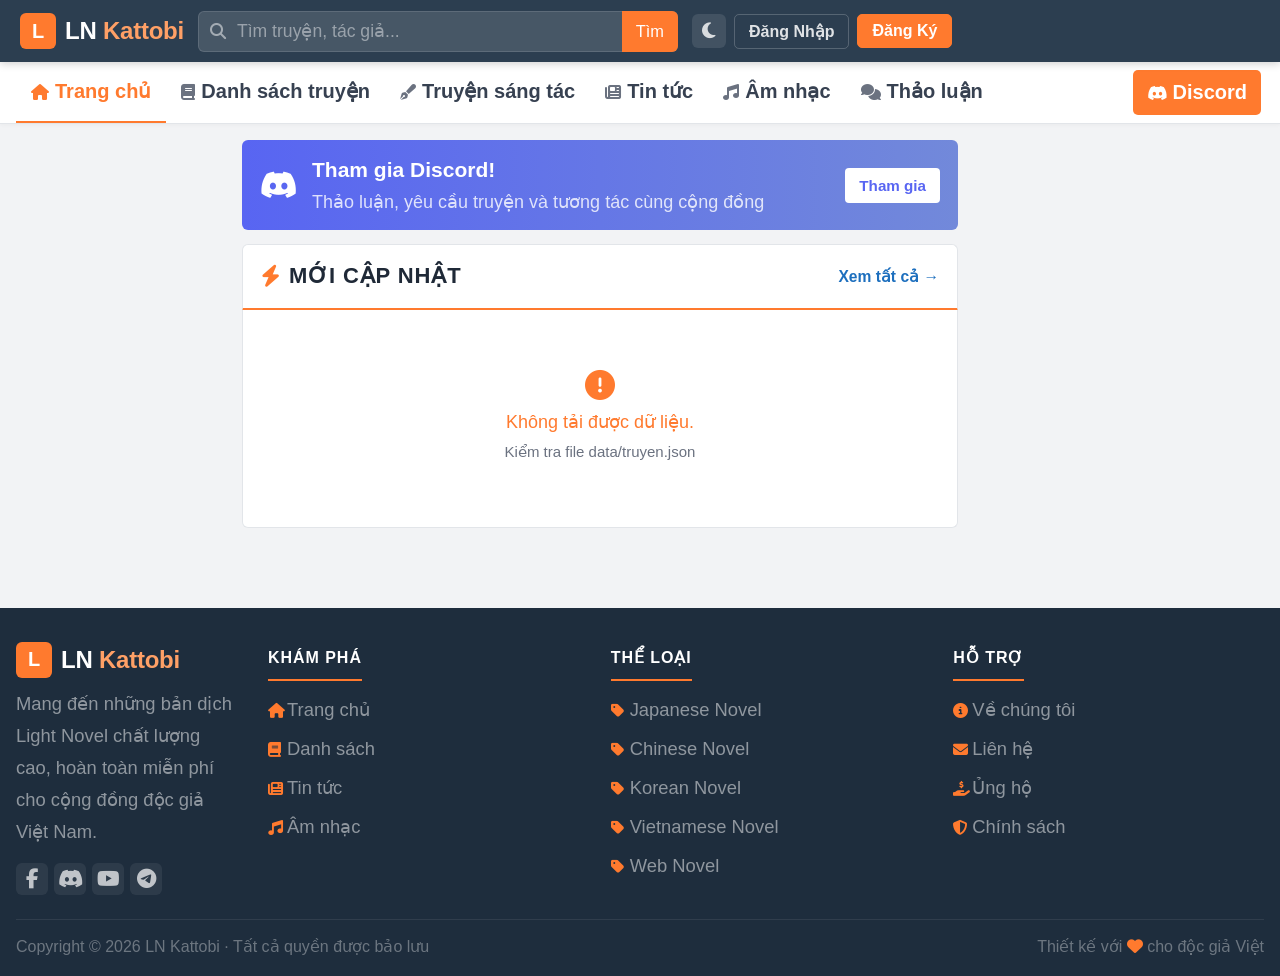
<file: index.html>
<!DOCTYPE html>
<html lang="vi">
<head>
<meta charset="UTF-8">
<meta name="viewport" content="width=device-width,initial-scale=1">
<title>LN Kattobi — Đọc Light Novel Miễn Phí</title>
<link rel="stylesheet" href="css/style.css">
<link rel="stylesheet" href="https://cdnjs.cloudflare.com/ajax/libs/font-awesome/6.4.0/css/all.min.css">
</head>
<body>

<div id="hdr"></div>

<div class="page-wrap">
  <div class="three-col">
    <div id="lsb"></div>

    <main>
      <div class="discord-bar" onclick="window.open('#','_blank')">
        <i class="fab fa-discord"></i>
        <div class="discord-bar-text">
          <div class="discord-bar-title">Tham gia Discord!</div>
          <div class="discord-bar-sub">Thảo luận, yêu cầu truyện và tương tác cùng cộng đồng</div>
        </div>
        <span class="discord-join">Tham gia</span>
      </div>

      <div class="section-title">
        <i class="fas fa-bolt"></i> Mới Cập Nhật
        <span class="st-space"></span>
        <a href="danh-sach.html">Xem tất cả →</a>
      </div>

      <div class="story-list-wrap" id="story-list">
        <div class="loading"><div class="spinner"></div>Đang tải...</div>
      </div>
      <div class="pager" id="pager"></div>
    </main>

    <div id="rsb"></div>
  </div>
</div>

<div id="ftr"></div>

<script src="js/app.js"></script>
<script>
const B = '';
const PER = 6;
let all = [], pg = 1;

async function boot() {
  document.getElementById('hdr').innerHTML = renderHeader('home', B);
  document.getElementById('ftr').innerHTML = renderFooter(B);
  initDark();
  try {
    all = await loadJSON('data/truyen.json');
    document.getElementById('lsb').innerHTML = renderLeftSidebar(B);
    document.getElementById('rsb').innerHTML = renderSidebar(all, B);
    initTabs('#feat-box', '[data-tab]', '[data-pane]');
    showPage(1);
  } catch(e) {
    document.getElementById('story-list').innerHTML =
      `<div class="loading" style="color:var(--orange)">
        <i class="fas fa-exclamation-circle" style="font-size:1.5rem;display:block;margin-bottom:8px"></i>
        Không tải được dữ liệu.<br>
        <small style="color:var(--muted)">Kiểm tra file data/truyen.json</small>
      </div>`;
  }
}

function showPage(p) {
  pg = p;
  const slice = all.slice((p-1)*PER, p*PER);
  if (!slice.length) {
    document.getElementById('story-list').innerHTML =
      `<div class="loading">
        <i class="fas fa-book-open" style="font-size:1.5rem;display:block;margin-bottom:10px;color:var(--muted2)"></i>
        Chưa có truyện nào.<br>
        <small style="color:var(--muted)">Thêm truyện vào file <code>data/truyen.json</code></small>
      </div>`;
    document.getElementById('pager').innerHTML = '';
    return;
  }
  document.getElementById('story-list').innerHTML = slice.map(t => storyCard(t, B)).join('');
  buildPager();
  scrollTo({top:0,behavior:'smooth'});
}

function buildPager() {
  const total = Math.ceil(all.length / PER);
  if (total <= 1) { document.getElementById('pager').innerHTML = ''; return; }
  let h = '';
  if (pg > 1) h += `<a onclick="showPage(${pg-1})">‹</a>`;
  for (let i = 1; i <= total; i++) {
    if (i === pg) h += `<span class="cur">${i}</span>`;
    else if (i<=2||i>total-2||Math.abs(i-pg)<=1) h += `<a onclick="showPage(${i})">${i}</a>`;
    else if (i===3||i===total-2) h += `<span class="dots">…</span>`;
  }
  if (pg < total) h += `<a onclick="showPage(${pg+1})">›</a>`;
  document.getElementById('pager').innerHTML = h;
}

boot();
</script>
</body>
</html>
</file>
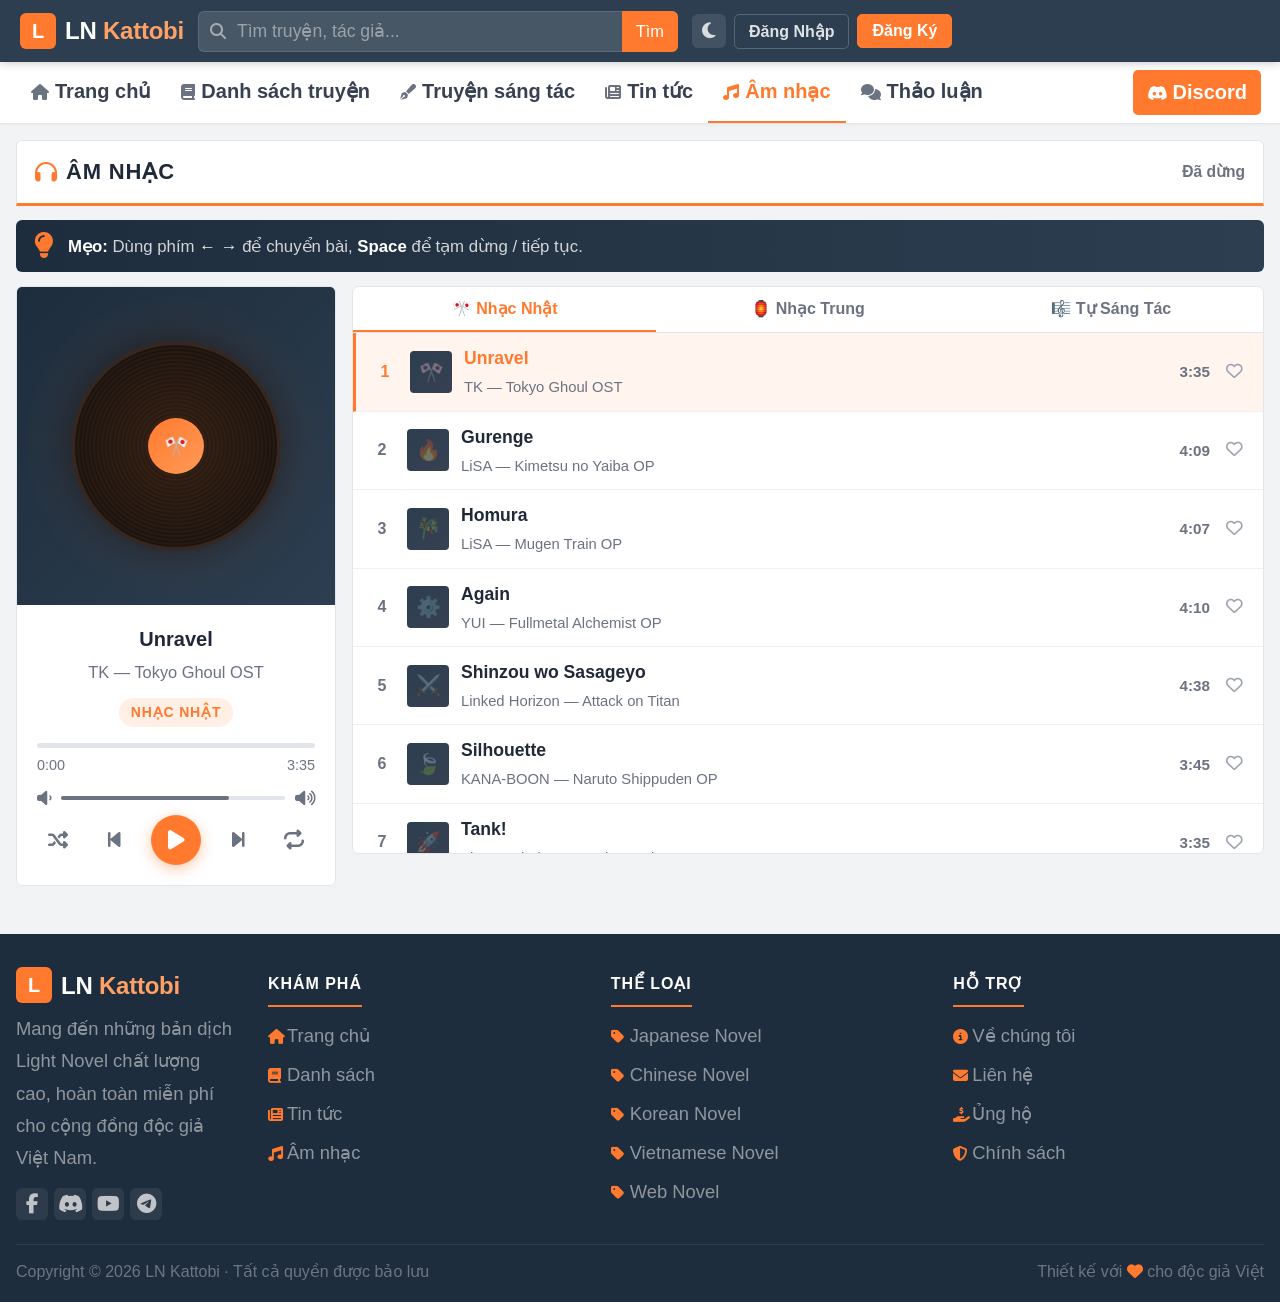
<file: am-nhac.html>
<!DOCTYPE html>
<html lang="vi">
<head>
<meta charset="UTF-8">
<meta name="viewport" content="width=device-width,initial-scale=1">
<title>Âm Nhạc — LN Kattobi</title>
<link rel="stylesheet" href="css/style.css">
<link rel="stylesheet" href="https://cdnjs.cloudflare.com/ajax/libs/font-awesome/6.4.0/css/all.min.css">
<style>
.music-page { display:grid; grid-template-columns:320px 1fr; gap:16px; align-items:start; }

.player-card { background:var(--card); border:1px solid var(--border); border-radius:6px; overflow:hidden; position:sticky; top:76px; }
.player-art { width:100%; aspect-ratio:1; background:linear-gradient(135deg,#1e2d3d,#2c3e50); display:flex; align-items:center; justify-content:center; position:relative; overflow:hidden; }
.player-art::before { content:''; position:absolute; inset:0; background:radial-gradient(circle at 50%,rgba(255,122,46,.15),transparent 70%); }

.vinyl { width:210px; height:210px; border-radius:50%; background:repeating-radial-gradient(circle,#0e0c0a 0,#1a1614 2px,#0e0c0a 4px); border:4px solid #2a2220; display:flex; align-items:center; justify-content:center; animation:spin 10s linear infinite paused; box-shadow:0 0 40px rgba(0,0,0,.5); }
.vinyl.playing { animation-play-state:running; }
.vinyl-c { width:56px; height:56px; border-radius:50%; background:linear-gradient(135deg,var(--orange),#ff9f5e); display:flex; align-items:center; justify-content:center; font-size:1rem; color:#fff; font-weight:900; }
@keyframes spin { to{transform:rotate(360deg)} }

.p-info { padding:18px 20px 0; text-align:center; }
.p-track { font-size:1rem; font-weight:800; color:var(--text); margin-bottom:3px; }
.p-artist { font-size:.82rem; color:var(--muted); margin-bottom:8px; }
.p-genre { display:inline-block; background:rgba(255,122,46,.12); color:var(--orange); font-size:.7rem; font-weight:700; padding:3px 12px; border-radius:20px; text-transform:uppercase; letter-spacing:.06em; margin-bottom:16px; }

.p-prog { padding:0 20px; margin-bottom:12px; }
.prog-track { width:100%; height:5px; background:var(--border); border-radius:3px; cursor:pointer; }
.prog-fill { height:100%; background:var(--orange); border-radius:3px; width:0%; transition:width .1s; }
.prog-times { display:flex; justify-content:space-between; font-size:.72rem; color:var(--muted); margin-top:6px; }

.p-vol { padding:0 20px; margin-bottom:8px; display:flex; align-items:center; gap:10px; }
.vol-t { flex:1; height:4px; background:var(--border); border-radius:2px; cursor:pointer; }
.vol-f { height:100%; background:var(--muted); border-radius:2px; width:75%; }

.p-ctrl { padding:0 20px 20px; display:flex; align-items:center; justify-content:center; gap:18px; }
.pc { background:none; border:none; color:var(--muted); font-size:1rem; width:38px; height:38px; display:flex; align-items:center; justify-content:center; border-radius:50%; transition:all .15s; }
.pc:hover { color:var(--text); background:var(--bg); }
.pc.on { color:var(--orange); }
.pc-play { width:50px; height:50px; background:var(--orange); color:#fff; font-size:1.1rem; box-shadow:0 4px 14px rgba(255,122,46,.4); }
.pc-play:hover { background:var(--orange-d); color:#fff; transform:scale(1.05); }

.pl-panel { background:var(--card); border:1px solid var(--border); border-radius:6px; overflow:hidden; }
.genre-tabs { display:flex; border-bottom:1px solid var(--border); overflow-x:auto; }
.gt { flex:1; padding:12px 0; border:none; background:none; font-size:.8rem; font-weight:700; color:var(--muted); border-bottom:2px solid transparent; cursor:pointer; transition:all .15s; white-space:nowrap; }
.gt.on, .gt:hover { color:var(--orange); border-bottom-color:var(--orange); }
.track-list { max-height:520px; overflow-y:auto; }
.track-item { display:flex; align-items:center; gap:12px; padding:11px 16px; border-bottom:1px solid var(--border2); cursor:pointer; transition:background .15s; }
.track-item:last-child { border-bottom:none; }
.track-item:hover { background:rgba(255,122,46,.05); }
.track-item.on { background:rgba(255,122,46,.08); border-left:3px solid var(--orange); }
.t-num { width:26px; text-align:center; font-size:.8rem; color:var(--muted); font-weight:700; flex-shrink:0; }
.track-item.on .t-num { color:var(--orange); }
.t-art { width:42px; height:42px; border-radius:4px; background:linear-gradient(135deg,#2c3e50,#374151); display:flex; align-items:center; justify-content:center; flex-shrink:0; font-size:1rem; color:rgba(255,255,255,.3); font-weight:900; }
.t-info { flex:1; min-width:0; }
.t-name { font-size:.88rem; font-weight:700; color:var(--text); white-space:nowrap; overflow:hidden; text-overflow:ellipsis; margin-bottom:2px; }
.track-item.on .t-name { color:var(--orange); }
.t-artist { font-size:.74rem; color:var(--muted); }
.t-dur { font-size:.76rem; color:var(--muted); font-weight:600; flex-shrink:0; }
.t-fav { background:none; border:none; color:var(--muted2); font-size:.84rem; cursor:pointer; padding:4px; }
.t-fav:hover, .t-fav.on { color:#ef4444; }

.tips-bar { background:linear-gradient(90deg,#1e2d3d,#2c3e50); border-radius:6px; padding:13px 18px; display:flex; align-items:center; gap:14px; margin-bottom:14px; }
.tips-bar i { font-size:1.3rem; color:var(--orange); flex-shrink:0; }
.tips-bar-text { font-size:.84rem; color:rgba(255,255,255,.8); line-height:1.5; }
.tips-bar-text strong { color:#fff; }

@media (max-width:820px) {
  .music-page { grid-template-columns:1fr; }
  .player-card { position:static; }
}
</style>
</head>
<body>
<div id="hdr"></div>
<div class="page-wrap">
  <div class="section-title" style="margin-bottom:14px">
    <i class="fas fa-headphones"></i> Âm Nhạc
    <span class="st-space"></span>
    <span id="ps" style="font-size:.78rem;font-weight:600;color:var(--muted);text-transform:none;letter-spacing:0">Chưa phát</span>
  </div>
  <div class="tips-bar">
    <i class="fas fa-lightbulb"></i>
    <div class="tips-bar-text"><strong>Mẹo:</strong> Dùng phím <strong>← →</strong> để chuyển bài, <strong>Space</strong> để tạm dừng / tiếp tục.</div>
  </div>
  <div class="music-page">
    <!-- Player -->
    <div class="player-card">
      <div class="player-art">
        <div class="vinyl" id="vinyl"><div class="vinyl-c" id="vc">♪</div></div>
      </div>
      <div class="p-info">
        <div class="p-track" id="pt">Chọn bài để bắt đầu</div>
        <div class="p-artist" id="pa">LN Kattobi Music</div>
        <div class="p-genre" id="pg">—</div>
      </div>
      <div class="p-prog">
        <div class="prog-track" id="prt"><div class="prog-fill" id="pf"></div></div>
        <div class="prog-times"><span id="pc">0:00</span><span id="pd">0:00</span></div>
      </div>
      <div class="p-vol">
        <i class="fas fa-volume-low" id="vi" style="color:var(--muted);font-size:.82rem"></i>
        <div class="vol-t" id="vt"><div class="vol-f" id="vf"></div></div>
        <i class="fas fa-volume-high" style="color:var(--muted);font-size:.82rem"></i>
      </div>
      <div class="p-ctrl">
        <button class="pc" id="bs" onclick="toggleShuffle()" title="Trộn bài"><i class="fas fa-shuffle"></i></button>
        <button class="pc" onclick="go(-1)" title="Bài trước"><i class="fas fa-backward-step"></i></button>
        <button class="pc pc-play" id="bp" onclick="togglePlay()"><i class="fas fa-play" id="pi"></i></button>
        <button class="pc" onclick="go(1)" title="Bài tiếp"><i class="fas fa-forward-step"></i></button>
        <button class="pc" id="br" onclick="toggleRepeat()" title="Lặp lại"><i class="fas fa-repeat"></i></button>
      </div>
    </div>
    <!-- Playlist -->
    <div class="pl-panel">
      <div class="genre-tabs">
        <button class="gt on" onclick="switchG('nhat',this)">🎌 Nhạc Nhật</button>
        <button class="gt" onclick="switchG('trung',this)">🏮 Nhạc Trung</button>
        <button class="gt" onclick="switchG('sangtac',this)">🎼 Tự Sáng Tác</button>
      </div>
      <div class="track-list" id="tl"></div>
    </div>
  </div>
</div>
<div id="ftr"></div>

<script src="js/app.js"></script>
<script>
const B = '';
const PL = {
  nhat: [
    {id:1,  n:'Unravel',                 a:'TK — Tokyo Ghoul OST',         d:'3:35', c:'🎌'},
    {id:2,  n:'Gurenge',                  a:'LiSA — Kimetsu no Yaiba OP',   d:'4:09', c:'🔥'},
    {id:3,  n:'Homura',                   a:'LiSA — Mugen Train OP',        d:'4:07', c:'🎋'},
    {id:4,  n:'Again',                    a:'YUI — Fullmetal Alchemist OP',  d:'4:10', c:'⚙️'},
    {id:5,  n:'Shinzou wo Sasageyo',      a:'Linked Horizon — Attack on Titan',d:'4:38',c:'⚔️'},
    {id:6,  n:'Silhouette',               a:'KANA-BOON — Naruto Shippuden OP',d:'3:45',c:'🍃'},
    {id:7,  n:'Tank!',                    a:'The Seatbelts — Cowboy Bebop',  d:'3:35', c:'🚀'},
    {id:8,  n:'Alchemy',                  a:'Fullmetal Alchemist Ending',    d:'4:20', c:'🌟'},
    {id:9,  n:'Crossing Field',           a:'LiSA — Sword Art Online OP',   d:'4:29', c:'⚡'},
    {id:10, n:'99',                        a:'mob choir — Mob Psycho 100',   d:'3:20', c:'💫'},
  ],
  trung: [
    {id:11, n:'Thiên Ngoại Phi Tiên',     a:'Guqin & Erhu · Cổ Phong',     d:'3:58', c:'古'},
    {id:12, n:'Vạn Lý Giang Hồ',         a:'Pipa Solo · Lan Nhã',          d:'5:10', c:'江'},
    {id:13, n:'Tương Tư Phú',            a:'Nguyệt Cầm Ensemble',          d:'3:44', c:'月'},
    {id:14, n:'Hồng Trần',               a:'OST Drama · Bạch Lộc',        d:'3:30', c:'紅'},
    {id:15, n:'Kiếm Lâm Phong Vân',      a:'Nhạc Phim · Cổ Trang',        d:'4:22', c:'劍'},
    {id:16, n:'Tiêu Tương Dạ Vũ',        a:'Cổ Cầm · Meditation',         d:'6:22', c:'雨'},
    {id:17, n:'Bách Niên Cô Độc',        a:'Nhạc Khí Cổ · Trần Kỳ',      d:'4:55', c:'孤'},
    {id:18, n:'Phượng Cầu Kỳ Hoàng',     a:'Guqin Duo',                   d:'3:59', c:'鳳'},
  ],
  sangtac: [
    {id:19, n:'— Thêm nhạc của bạn —',   a:'Chỉnh sửa file am-nhac.html', d:'0:00', c:'🎼'},
  ],
};

let cg = 'nhat', ci = 0, playing = false, shuffle = false, repeat = false;
let prog = 0, vol = 75, tmr = null;
const favs = new Set();

function list() { return PL[cg]; }
function track() { return list()[ci]; }

function switchG(g, btn) {
  cg = g; ci = 0;
  document.querySelectorAll('.gt').forEach(b=>b.classList.remove('on'));
  btn.classList.add('on');
  renderList();
}

function renderList() {
  const l = list();
  document.getElementById('tl').innerHTML = l.map((t,i) => `
    <div class="track-item ${i===ci?'on':''}" id="ti${i}" onclick="selTrack(${i})">
      <div class="t-num">${i===ci&&playing?'<i class="fas fa-volume-high" style="color:var(--orange);font-size:.75rem"></i>':i+1}</div>
      <div class="t-art">${t.c}</div>
      <div class="t-info"><div class="t-name">${t.n}</div><div class="t-artist">${t.a}</div></div>
      <span class="t-dur">${t.d}</span>
      <button class="t-fav ${favs.has(t.id)?'on':''}" onclick="event.stopPropagation();toggleFav(${i})"><i class="${favs.has(t.id)?'fas':'far'} fa-heart"></i></button>
    </div>`).join('');
}

function updateUI() {
  const t = track(); if (!t) return;
  document.getElementById('pt').textContent = t.n;
  document.getElementById('pa').textContent = t.a;
  document.getElementById('vc').textContent = t.c;
  document.getElementById('pd').textContent = t.d;
  const gn = {'nhat':'Nhạc Nhật','trung':'Nhạc Trung','sangtac':'Tự Sáng Tác'};
  document.getElementById('pg').textContent = gn[cg]||'';
  document.getElementById('pi').className = 'fas ' + (playing?'fa-pause':'fa-play');
  document.getElementById('vinyl').className = 'vinyl' + (playing?' playing':'');
  document.getElementById('ps').textContent = playing ? '♪ ' + t.n : 'Đã dừng';
  updateProg();
  renderList();
  const el = document.getElementById('ti'+ci);
  if (el) el.scrollIntoView({block:'nearest',behavior:'smooth'});
}

function updateProg() {
  document.getElementById('pf').style.width = prog + '%';
  const [m,s] = track().d.split(':').map(Number);
  const tot = m*60+s, el = Math.round(tot*prog/100);
  const em=Math.floor(el/60), es=el%60;
  document.getElementById('pc').textContent = em+':'+(es<10?'0'+es:es);
}

function selTrack(i) { ci=i; prog=0; playing=true; clearInterval(tmr); tmr=setInterval(tick,100); updateUI(); }
function togglePlay() {
  playing = !playing;
  clearInterval(tmr);
  if (playing) tmr = setInterval(tick, 100);
  updateUI();
}
function go(d) {
  clearInterval(tmr);
  ci = shuffle ? Math.floor(Math.random()*list().length) : (ci+d+list().length)%list().length;
  prog=0; playing=true; tmr=setInterval(tick,100); updateUI();
}
function toggleShuffle() { shuffle=!shuffle; document.getElementById('bs').classList.toggle('on',shuffle); }
function toggleRepeat()  { repeat=!repeat;  document.getElementById('br').classList.toggle('on',repeat); }
function toggleFav(i) { const t=list()[i]; favs.has(t.id)?favs.delete(t.id):favs.add(t.id); renderList(); }

function tick() {
  if (!playing) return;
  const [m,s] = track().d.split(':').map(Number);
  const tot = (m*60+s)*10;
  if (tot <= 0) return;
  prog = Math.min(100, prog + 100/tot);
  if (prog >= 100) { prog=0; if (!repeat) go(1); else updateProg(); return; }
  updateProg();
}

document.addEventListener('DOMContentLoaded', () => {
  document.getElementById('prt').addEventListener('click', e => {
    const r = document.getElementById('prt').getBoundingClientRect();
    prog = Math.max(0,Math.min(100,(e.clientX-r.left)/r.width*100));
    updateProg();
  });
  document.getElementById('vt').addEventListener('click', e => {
    const r = document.getElementById('vt').getBoundingClientRect();
    vol = Math.max(0,Math.min(100,(e.clientX-r.left)/r.width*100));
    document.getElementById('vf').style.width = vol+'%';
  });
  renderList(); updateUI();
});

document.addEventListener('keydown', e => {
  if (e.target.tagName==='TEXTAREA'||e.target.tagName==='INPUT') return;
  if (e.code==='Space') { e.preventDefault(); togglePlay(); }
  if (e.key==='ArrowRight') go(1);
  if (e.key==='ArrowLeft') go(-1);
});

async function boot() {
  document.getElementById('hdr').innerHTML = renderHeader('amnhac', B);
  document.getElementById('ftr').innerHTML = renderFooter(B);
  initDark();
}
boot();
</script>
</body>
</html>
</file>
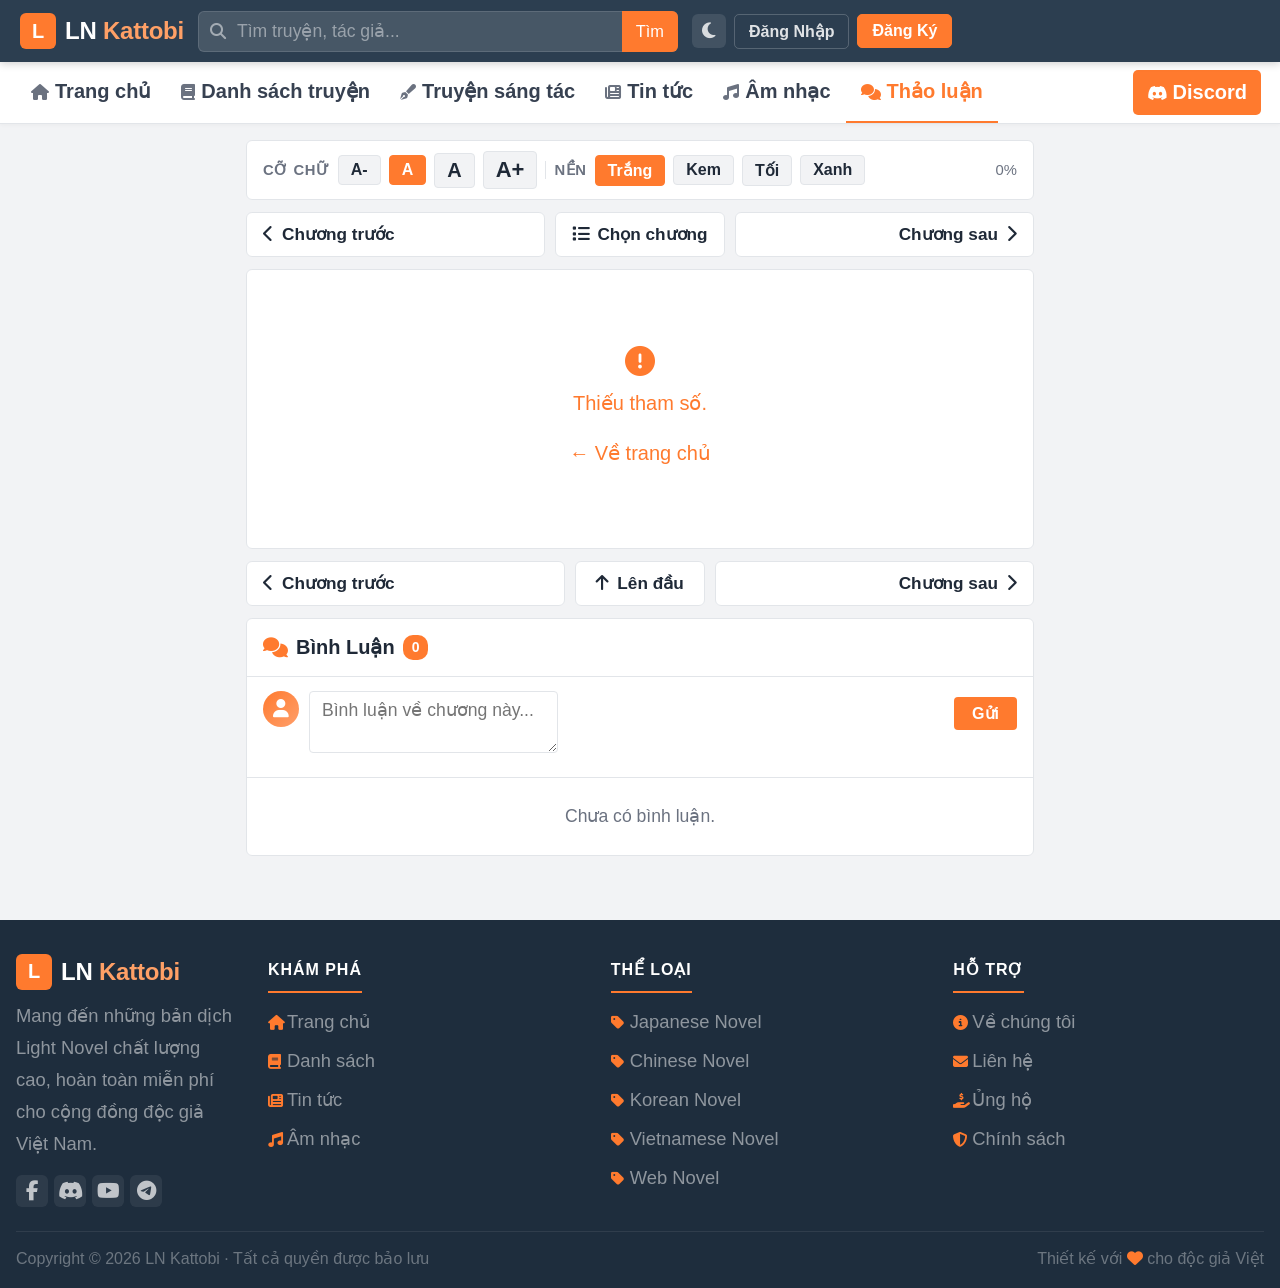
<file: chuong.html>
<!DOCTYPE html>
<html lang="vi">
<head>
<meta charset="UTF-8">
<meta name="viewport" content="width=device-width,initial-scale=1">
<title>Đọc Chương — LN Kattobi</title>
<link rel="stylesheet" href="css/style.css">
<link rel="stylesheet" href="https://cdnjs.cloudflare.com/ajax/libs/font-awesome/6.4.0/css/all.min.css">
<style>
.progress-bar { position:fixed; top:0; left:0; right:0; height:3px; background:transparent; z-index:9999; }
.progress-fill { height:100%; background:var(--orange); width:0%; transition:width .1s; }

.reader-wrap { max-width:820px; margin:0 auto; padding:16px; }

.breadcrumb { font-size:.8rem; color:var(--muted); display:flex; align-items:center; gap:6px; flex-wrap:wrap; margin-bottom:14px; }
.breadcrumb a { color:var(--muted); }
.breadcrumb a:hover { color:var(--orange); }
.breadcrumb .sep { color:var(--muted2); }
.breadcrumb .cur { color:var(--text); font-weight:600; }

.reader-toolbar { background:var(--card); border:1px solid var(--border); border-radius:6px; padding:10px 16px; margin-bottom:12px; display:flex; align-items:center; gap:8px; flex-wrap:wrap; }
.tb-label { font-size:.74rem; color:var(--muted); font-weight:700; text-transform:uppercase; letter-spacing:.04em; }
.tb-sep { width:1px; height:18px; background:var(--border); }
.tb-btn { background:var(--bg); border:1px solid var(--border); color:var(--text); padding:5px 12px; font-size:.8rem; font-weight:700; border-radius:4px; transition:all .15s; }
.tb-btn:hover, .tb-btn.on { background:var(--orange); color:#fff; border-color:var(--orange); }

.reader-nav { display:grid; grid-template-columns:1fr auto 1fr; gap:10px; margin-bottom:12px; }
.nav-btn { background:var(--card); border:1px solid var(--border); color:var(--text); padding:11px 16px; font-size:.86rem; font-weight:700; border-radius:6px; transition:all .15s; display:flex; align-items:center; gap:8px; }
.nav-btn:hover:not(:disabled) { background:var(--orange); color:#fff; border-color:var(--orange); }
.nav-btn:disabled { opacity:.4; cursor:default; }
.nav-btn.prev { justify-content:flex-start; }
.nav-btn.next { justify-content:flex-end; }
.nav-btn.mid  { justify-content:center; min-width:130px; flex-shrink:0; }

.chap-select-wrap { text-align:center; margin-bottom:12px; display:none; }
.chap-select { background:var(--card); border:1px solid var(--border); color:var(--text); padding:8px 14px; border-radius:5px; font-size:.84rem; outline:none; max-width:300px; width:100%; }

.reader-body { background:var(--card); border:1px solid var(--border); border-radius:6px; padding:36px 48px; margin-bottom:12px; font-size:1rem; line-height:1.9; color:var(--text); transition:background .3s,color .3s; }
.reader-body.fs-sm { font-size:.9rem; }
.reader-body.fs-md { font-size:1rem; }
.reader-body.fs-lg { font-size:1.15rem; }
.reader-body.fs-xl { font-size:1.3rem; }
.reader-body.th-sepia { background:#f4ead8; color:#3e2c18; border-color:#d4c0a0; }
.reader-body.th-dark  { background:#1a1a1a; color:#c8c8c8; border-color:#333; }
.reader-body.th-green { background:#e8f4e8; color:#1a3a1a; border-color:#b0d0b0; }
.ch-title { font-size:1.5rem; font-weight:900; margin-bottom:6px; }
.ch-meta { font-size:.82rem; color:var(--muted); padding-bottom:20px; margin-bottom:24px; border-bottom:1px solid var(--border2); display:flex; gap:16px; flex-wrap:wrap; }
.ch-meta i { margin-right:4px; color:var(--orange); }
.ch-body p { margin-bottom:1.3em; text-indent:2em; }

.cmt-box { background:var(--card); border:1px solid var(--border); border-radius:6px; margin-bottom:16px; }
.cmt-head { padding:12px 16px; border-bottom:1px solid var(--border); font-weight:800; color:var(--text); display:flex; align-items:center; gap:8px; }
.cmt-head i { color:var(--orange); }
.cmt-badge { background:var(--orange); color:#fff; font-size:.7rem; font-weight:800; padding:1px 9px; border-radius:10px; }
.cmt-form { padding:14px 16px; display:flex; gap:10px; border-bottom:1px solid var(--border); }
.cmt-av { width:36px; height:36px; border-radius:50%; background:linear-gradient(135deg,var(--orange),#ff9f6b); display:flex; align-items:center; justify-content:center; color:#fff; font-size:.9rem; flex-shrink:0; }
.cmt-form textarea { flex:1; min-height:62px; border:1px solid var(--border); border-radius:4px; padding:8px 12px; font-family:inherit; font-size:.88rem; resize:vertical; outline:none; color:var(--text); background:var(--card); }
.cmt-form textarea:focus { border-color:var(--orange); }
.cmt-send { background:var(--orange); color:#fff; border:none; padding:7px 18px; border-radius:4px; font-size:.8rem; font-weight:700; cursor:pointer; margin-top:6px; float:right; }

@media (max-width:600px) {
  .reader-body { padding:20px 16px; }
  .ch-title { font-size:1.2rem; }
  .reader-nav { grid-template-columns:1fr 1fr; }
  .nav-btn.mid { display:none; }
}
</style>
</head>
<body>

<div class="progress-bar"><div class="progress-fill" id="pf"></div></div>

<div id="hdr"></div>
<div class="reader-wrap">
  <div id="bc"></div>

  <div class="reader-toolbar">
    <span class="tb-label">Cỡ chữ</span>
    <button class="tb-btn" onclick="setFont('sm')">A-</button>
    <button class="tb-btn on" id="fm" onclick="setFont('md')">A</button>
    <button class="tb-btn" style="font-size:1rem" onclick="setFont('lg')">A</button>
    <button class="tb-btn" style="font-size:1.1rem" onclick="setFont('xl')">A+</button>
    <div class="tb-sep"></div>
    <span class="tb-label">Nền</span>
    <button class="tb-btn on" id="tw" onclick="setTheme('')">Trắng</button>
    <button class="tb-btn" id="ts" onclick="setTheme('sepia')">Kem</button>
    <button class="tb-btn" id="td" onclick="setTheme('dark')">Tối</button>
    <button class="tb-btn" id="tg" onclick="setTheme('green')">Xanh</button>
    <span style="flex:1"></span>
    <span id="pct" style="font-size:.74rem;color:var(--muted)">0%</span>
  </div>

  <div class="chap-select-wrap" id="csw">
    <select class="chap-select" id="csel" onchange="goChap(this.value)"></select>
  </div>

  <div class="reader-nav">
    <button class="nav-btn prev" id="pb" onclick="go(-1)"><i class="fas fa-chevron-left"></i> Chương trước</button>
    <button class="nav-btn mid" onclick="toggleSel()"><i class="fas fa-list"></i> Chọn chương</button>
    <button class="nav-btn next" id="nb" onclick="go(1)">Chương sau <i class="fas fa-chevron-right"></i></button>
  </div>

  <div class="reader-body fs-md" id="rb">
    <div class="loading"><div class="spinner"></div>Đang tải chương...</div>
  </div>

  <div class="reader-nav">
    <button class="nav-btn prev" onclick="go(-1)"><i class="fas fa-chevron-left"></i> Chương trước</button>
    <button class="nav-btn mid" onclick="scrollTo({top:0,behavior:'smooth'})"><i class="fas fa-arrow-up"></i> Lên đầu</button>
    <button class="nav-btn next" onclick="go(1)">Chương sau <i class="fas fa-chevron-right"></i></button>
  </div>

  <div class="cmt-box">
    <div class="cmt-head"><i class="fas fa-comments"></i> Bình Luận <span class="cmt-badge">0</span></div>
    <div class="cmt-form">
      <div class="cmt-av"><i class="fas fa-user"></i></div>
      <div style="flex:1">
        <textarea placeholder="Bình luận về chương này..."></textarea>
        <button class="cmt-send">Gửi</button>
      </div>
    </div>
    <div style="padding:24px;text-align:center;color:var(--muted);font-size:.88rem">Chưa có bình luận.</div>
  </div>
</div>
<div id="ftr"></div>

<script src="js/app.js"></script>
<script>
const B = '';
let t = null, cl = [], ci = 0, curF = 'md', curTh = '';
let tmr = null, prog = 0;

async function boot() {
  document.getElementById('hdr').innerHTML = renderHeader('', B);
  document.getElementById('ftr').innerHTML = renderFooter(B);
  initDark();
  try {
    const sf = localStorage.getItem('rf'); const st = localStorage.getItem('rt');
    if (sf) { curF = sf; } if (st !== null) { curTh = st; }
  } catch(e) {}
  applyFont(curF); applyTheme(curTh);

  const tid = getParam('truyen'), so = getParam('so');
  if (!tid) { err('Thiếu tham số.'); return; }
  try {
    const [all, chaps] = await Promise.all([loadJSON('data/truyen.json'), loadJSON('data/chuong.json')]);
    t = all.find(x => x.id === tid);
    if (!t) { err('Không tìm thấy truyện.'); return; }
    const cd = chaps[tid]; cl = cd ? cd.chuong : [];
    if (!cl.length) { err('Truyện chưa có chương nào.'); return; }
    ci = cl.findIndex(c => c.so == so); if (ci < 0) ci = 0;
    const sel = document.getElementById('csel');
    cl.forEach((c,i) => { const o = document.createElement('option'); o.value=i; o.text=c.ten; if(i===ci) o.selected=true; sel.appendChild(o); });
    render();
  } catch(e) { err('Lỗi: ' + e.message); }
}

function render() {
  const c = cl[ci];
  document.title = c.ten + ' — ' + t.ten + ' — LN Kattobi';
  document.getElementById('bc').innerHTML =
    `<div class="breadcrumb">
      <a href="index.html"><i class="fas fa-home"></i> Trang chủ</a>
      <span class="sep">/</span>
      <a href="truyen.html?id=${t.id}">${t.ten}</a>
      <span class="sep">/</span>
      <span class="cur">${c.ten}</span>
    </div>`;
  document.getElementById('rb').innerHTML =
    `<h1 class="ch-title">${c.ten}</h1>
     <div class="ch-meta">
       <span><i class="fas fa-book"></i>${t.ten}</span>
       <span><i class="fas fa-user-pen"></i>${t.tac_gia||'—'}</span>
       <span><i class="fas fa-language"></i>${t.dich_gia||'—'}</span>
     </div>
     <div class="ch-body">${c.noi_dung||'<p>Nội dung chương chưa được cập nhật.</p>'}</div>`;
  document.getElementById('pb').disabled = ci <= 0;
  document.getElementById('nb').disabled = ci >= cl.length - 1;
  document.getElementById('csel').value = ci;
  prog = 0; updateProg();
  history.replaceState(null,'',`chuong.html?truyen=${t.id}&so=${c.so}`);
  scrollTo({top:0,behavior:'smooth'});
}

function go(d) {
  const ni = ci + d;
  if (ni < 0 || ni >= cl.length) return;
  ci = ni; prog = 0; render();
}
function goChap(i) { ci = parseInt(i); render(); toggleSel(); }
function toggleSel() { const w = document.getElementById('csw'); w.style.display = w.style.display==='none'||!w.style.display?'block':'none'; }

function setFont(f) {
  curF = f; applyFont(f);
  try { localStorage.setItem('rf', f); } catch(e) {}
}
function applyFont(f) {
  const rb = document.getElementById('rb'); if (!rb) return;
  rb.classList.remove('fs-sm','fs-md','fs-lg','fs-xl');
  rb.classList.add('fs-' + f);
  ['sm','md','lg','xl'].forEach((s,i) => {
    const btns = document.querySelectorAll('.tb-btn');
    const fontBtns = [...btns].filter(b => ['A-','A','A','A+'].includes(b.textContent.trim()));
  });
}
function setTheme(th) {
  curTh = th; applyTheme(th);
  try { localStorage.setItem('rt', th); } catch(e) {}
}
function applyTheme(th) {
  const rb = document.getElementById('rb'); if (!rb) return;
  rb.classList.remove('th-sepia','th-dark','th-green');
  if (th) rb.classList.add('th-' + th);
  ['w','s','d','g'].forEach(k => {
    const el = document.getElementById('t'+k);
    if (el) el.classList.remove('on');
  });
  const map = {'':'w','sepia':'s','dark':'d','green':'g'};
  const el = document.getElementById('t' + (map[th]||'w'));
  if (el) el.classList.add('on');
}

function updateProg() {
  const pf = document.getElementById('pf'); const pt = document.getElementById('pct');
  if (pf) pf.style.width = prog + '%';
  if (pt) pt.textContent = Math.round(prog) + '%';
}

window.addEventListener('scroll', () => {
  const d = document.documentElement;
  const p = d.scrollHeight - d.clientHeight;
  prog = p > 0 ? Math.min(100, d.scrollTop / p * 100) : 0;
  updateProg();
});

document.addEventListener('keydown', e => {
  if (e.target.tagName==='TEXTAREA'||e.target.tagName==='INPUT') return;
  if (e.key==='ArrowLeft') go(-1);
  if (e.key==='ArrowRight') go(1);
});

function err(msg) {
  document.getElementById('rb').innerHTML =
    `<div style="text-align:center;padding:40px;color:var(--orange)">
      <i class="fas fa-exclamation-circle" style="font-size:1.5rem;display:block;margin-bottom:8px"></i>
      ${msg}<br>
      <a href="index.html" style="color:var(--orange);margin-top:12px;display:inline-block">← Về trang chủ</a>
    </div>`;
}
boot();
</script>
</body>
</html>
</file>
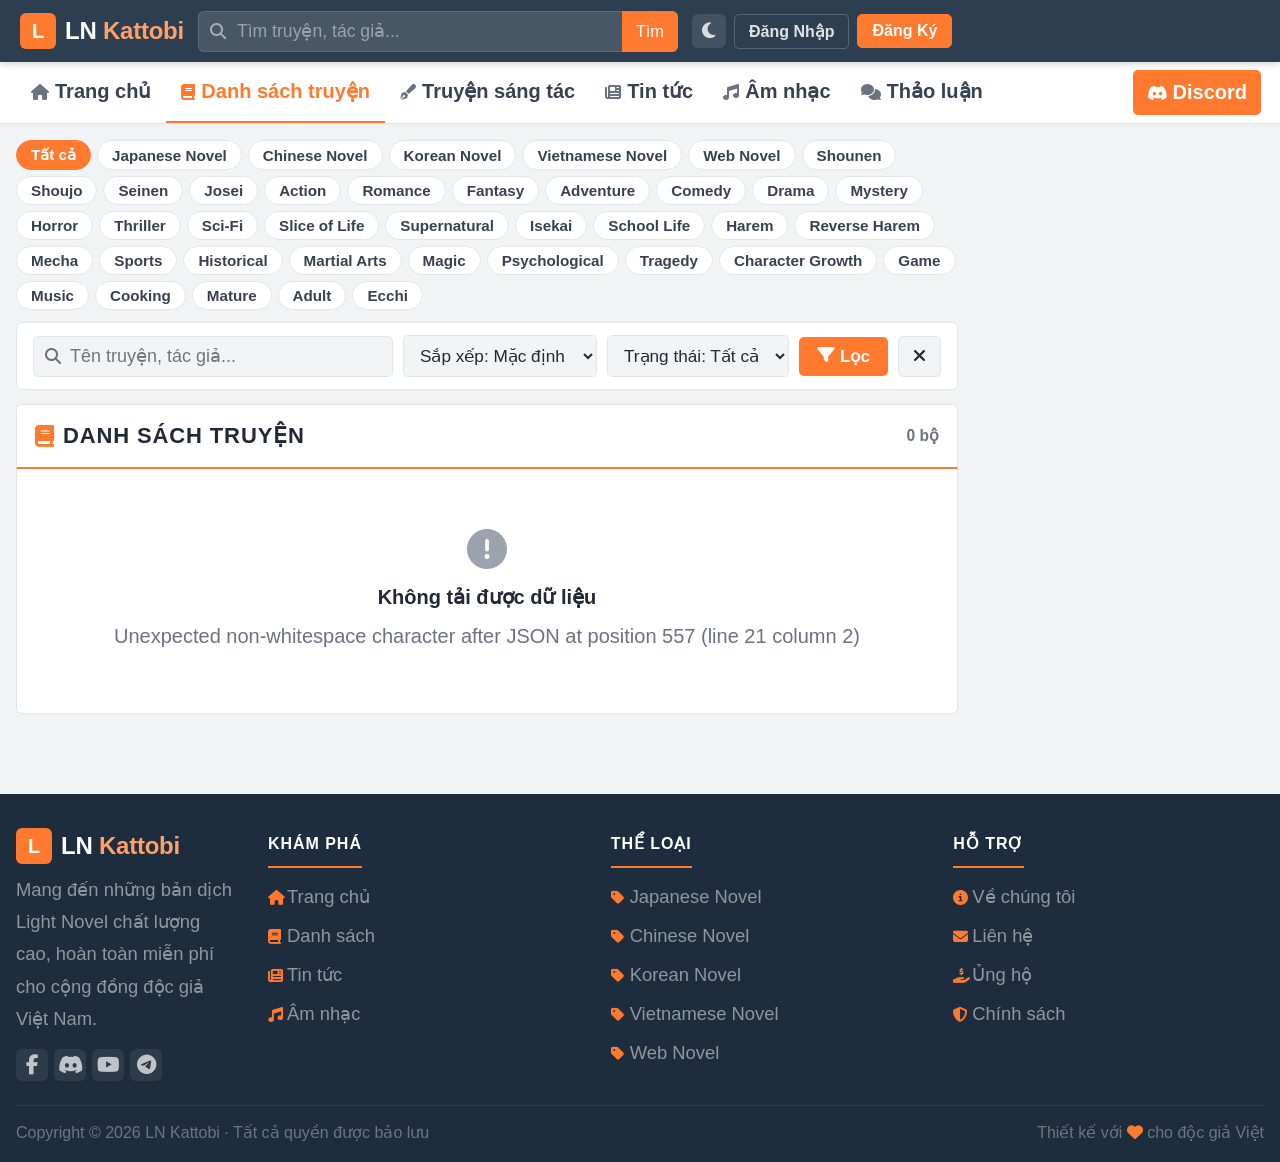
<file: danh-sach.html>
<!DOCTYPE html>
<html lang="vi">
<head>
<meta charset="UTF-8">
<meta name="viewport" content="width=device-width,initial-scale=1">
<title>Danh Sách Truyện — LN Kattobi</title>
<link rel="stylesheet" href="css/style.css">
<link rel="stylesheet" href="https://cdnjs.cloudflare.com/ajax/libs/font-awesome/6.4.0/css/all.min.css">
<style>
.genre-bar { display:flex; flex-wrap:wrap; gap:6px; margin-bottom:12px; }
.gp { padding:5px 14px; border-radius:20px; border:1px solid var(--border); background:var(--card); color:var(--text2); font-size:.76rem; font-weight:700; cursor:pointer; transition:all .15s; }
.gp:hover, .gp.on { background:var(--orange); color:#fff; border-color:var(--orange); }

.filter-bar { background:var(--card); border:1px solid var(--border); border-radius:6px; padding:12px 16px; margin-bottom:14px; display:flex; align-items:center; gap:10px; flex-wrap:wrap; }
.fi-wrap { position:relative; flex:1; min-width:200px; }
.fi-wrap i { position:absolute; left:12px; top:50%; transform:translateY(-50%); color:var(--muted); font-size:.82rem; }
.fi { border:1px solid var(--border); background:var(--bg); color:var(--text); padding:9px 14px 9px 36px; border-radius:5px; font-size:.9rem; outline:none; width:100%; transition:border-color .15s; }
.fi:focus { border-color:var(--orange); }
.fsel { border:1px solid var(--border); background:var(--bg); color:var(--text); padding:9px 12px; border-radius:5px; font-size:.86rem; outline:none; cursor:pointer; }
.fbtn { background:var(--orange); color:#fff; border:none; padding:9px 18px; border-radius:5px; font-size:.86rem; font-weight:700; display:flex; align-items:center; gap:6px; }
.fbtn:hover { background:var(--orange-d); }
.fclr { background:var(--bg); border:1px solid var(--border); color:var(--text); padding:9px 14px; border-radius:5px; font-size:.86rem; font-weight:600; }
.fclr:hover { border-color:var(--orange); color:var(--orange); }

.empty { padding:60px; text-align:center; color:var(--muted); }
.empty i { font-size:2rem; display:block; margin-bottom:12px; color:var(--muted2); }
.empty h3 { font-size:1rem; color:var(--text); margin-bottom:6px; }
</style>
</head>
<body>
<div id="hdr"></div>
<div class="page-wrap">
  <div class="two-col">
    <main>
      <div class="genre-bar" id="gb"></div>
      <div class="filter-bar">
        <div class="fi-wrap">
          <i class="fas fa-search"></i>
          <input class="fi" id="qi" placeholder="Tên truyện, tác giả...">
        </div>
        <select class="fsel" id="si" onchange="run()">
          <option value="">Sắp xếp: Mặc định</option>
          <option value="ch">Nhiều chương nhất</option>
          <option value="rt">Đánh giá cao nhất</option>
          <option value="az">Tên A → Z</option>
        </select>
        <select class="fsel" id="sti" onchange="run()">
          <option value="">Trạng thái: Tất cả</option>
          <option value="done">Hoàn thành</option>
          <option value="ongoing">Đang tiến hành</option>
        </select>
        <button class="fbtn" onclick="run()"><i class="fas fa-filter"></i> Lọc</button>
        <button class="fclr" onclick="clr()"><i class="fas fa-times"></i></button>
      </div>
      <div class="section-title" style="border-radius:6px 6px 0 0">
        <i class="fas fa-book"></i> Danh Sách Truyện
        <span class="st-space"></span>
        <span id="cnt" style="font-size:.78rem;font-weight:600;color:var(--muted);text-transform:none;letter-spacing:0">0 bộ</span>
      </div>
      <div class="story-list-wrap" id="sl">
        <div class="loading"><div class="spinner"></div>Đang tải...</div>
      </div>
      <div class="pager" id="pg"></div>
    </main>
    <div id="rsb"></div>
  </div>
</div>
<div id="ftr"></div>

<script src="js/app.js"></script>
<script>
const B = '';
const PER = 8;
let all = [], filtered = [], pg = 1, ag = '';

async function boot() {
  document.getElementById('hdr').innerHTML = renderHeader('list', B);
  document.getElementById('ftr').innerHTML = renderFooter(B);
  initDark();
  // Build genre bar
  const gb = document.getElementById('gb');
  ['Tất cả', ...GENRES].forEach((g, i) => {
    const el = document.createElement('button');
    el.className = 'gp' + (i===0?' on':'');
    el.textContent = g;
    el.dataset.g = i===0 ? '' : g;
    el.onclick = function() {
      document.querySelectorAll('.gp').forEach(b=>b.classList.remove('on'));
      this.classList.add('on');
      ag = this.dataset.g;
      document.getElementById('qi').value = ag;
      run();
    };
    gb.appendChild(el);
  });
  try {
    all = await loadJSON('data/truyen.json');
    document.getElementById('rsb').innerHTML = renderSidebar(all, B);
    initTabs('#feat-box','[data-tab]','[data-pane]');
    const q = getParam('q') || '';
    if (q) { document.getElementById('qi').value = q; }
    if (getParam('loai')==='hoanhthanh') document.getElementById('sti').value = 'done';
    run();
  } catch(e) {
    document.getElementById('sl').innerHTML =
      `<div class="empty"><i class="fas fa-exclamation-circle"></i><h3>Không tải được dữ liệu</h3><p>${e.message}</p></div>`;
  }
}

function run() {
  const q = document.getElementById('qi').value.toLowerCase().trim();
  const sort = document.getElementById('si').value;
  const status = document.getElementById('sti').value;
  filtered = all.filter(t => {
    const mq = !q || t.ten.toLowerCase().includes(q) || (t.tac_gia||'').toLowerCase().includes(q) || (t.the_loai||[]).some(g=>g.toLowerCase().includes(q)) || (t.mo_ta||'').toLowerCase().includes(q);
    const ms = !status || (status==='done'&&t.trang_thai==='done') || (status==='ongoing'&&t.trang_thai!=='done');
    return mq && ms;
  });
  if (sort==='ch') filtered.sort((a,b)=>(b.so_chuong||0)-(a.so_chuong||0));
  else if (sort==='rt') filtered.sort((a,b)=>parseFloat(b.danh_gia||0)-parseFloat(a.danh_gia||0));
  else if (sort==='az') filtered.sort((a,b)=>a.ten.localeCompare(b.ten,'vi'));
  document.getElementById('cnt').textContent = filtered.length + ' bộ';
  showPage(1);
}

function clr() {
  document.getElementById('qi').value = '';
  document.getElementById('si').value = '';
  document.getElementById('sti').value = '';
  ag = '';
  document.querySelectorAll('.gp').forEach((b,i)=>b.classList.toggle('on',i===0));
  run();
}

function showPage(p) {
  pg = p;
  const slice = filtered.slice((p-1)*PER, p*PER);
  if (!slice.length) {
    document.getElementById('sl').innerHTML =
      `<div class="empty"><i class="fas fa-book-open"></i><h3>Không tìm thấy truyện</h3><p>Thử từ khóa khác hoặc xóa bộ lọc.</p></div>`;
    document.getElementById('pg').innerHTML = '';
    return;
  }
  document.getElementById('sl').innerHTML = slice.map(t => storyCard(t, B)).join('');
  buildPager();
  scrollTo({top:0,behavior:'smooth'});
}

function buildPager() {
  const total = Math.ceil(filtered.length / PER);
  if (total <= 1) { document.getElementById('pg').innerHTML = ''; return; }
  let h = '';
  if (pg>1) h += `<a onclick="showPage(${pg-1})">‹</a>`;
  for (let i=1;i<=total;i++) {
    if (i===pg) h += `<span class="cur">${i}</span>`;
    else if (i<=2||i>total-2||Math.abs(i-pg)<=1) h += `<a onclick="showPage(${i})">${i}</a>`;
    else if (i===3||i===total-2) h += `<span class="dots">…</span>`;
  }
  if (pg<total) h += `<a onclick="showPage(${pg+1})">›</a>`;
  document.getElementById('pg').innerHTML = h;
}

document.addEventListener('DOMContentLoaded', () => {
  const qi = document.getElementById('qi');
  if (qi) {
    qi.addEventListener('input', () => { clearTimeout(qi._t); qi._t = setTimeout(run, 300); });
    qi.addEventListener('keydown', e => { if (e.key==='Enter') run(); });
  }
});

boot();
</script>
</body>
</html>
</file>
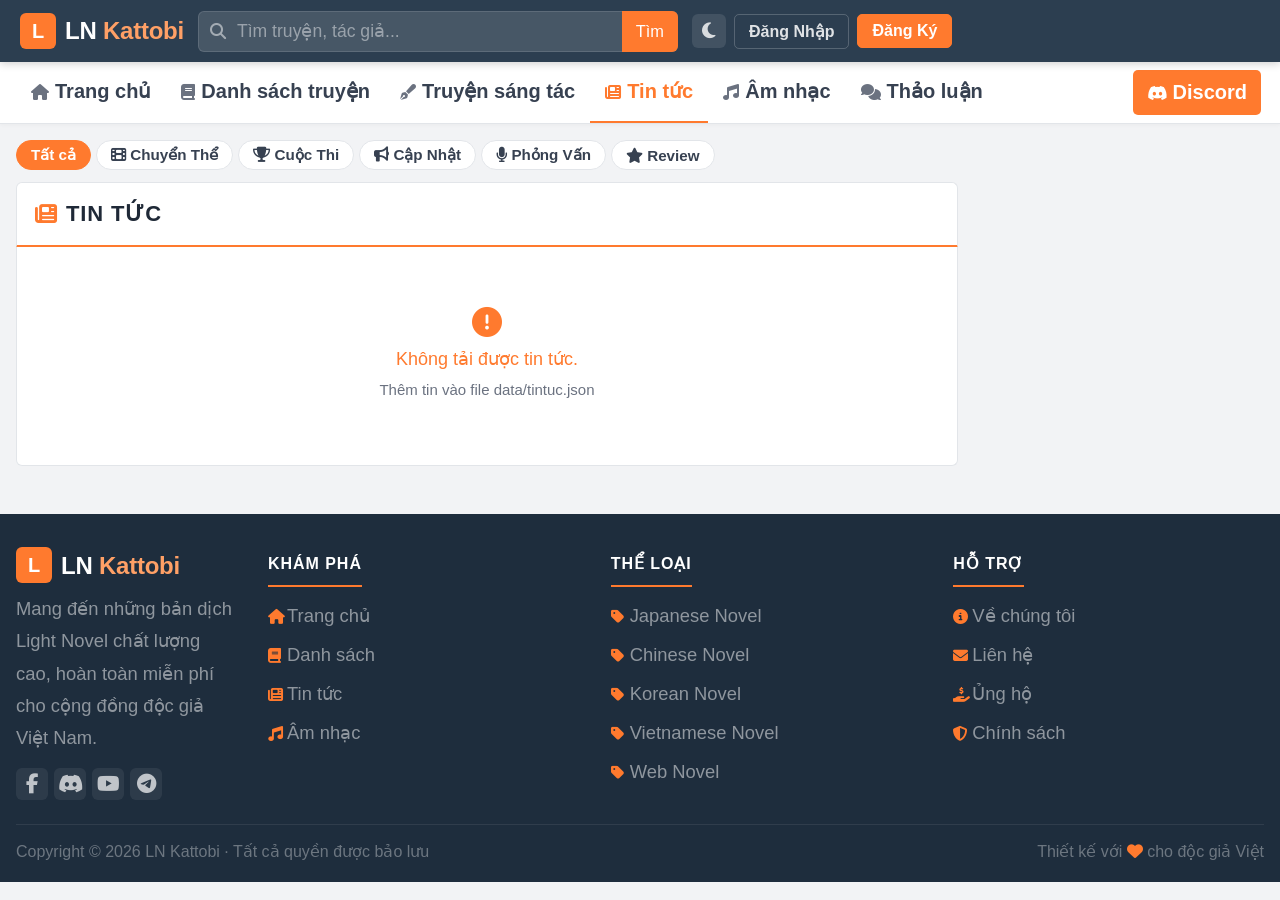
<file: tin-tuc.html>
<!DOCTYPE html>
<html lang="vi">
<head>
<meta charset="UTF-8">
<meta name="viewport" content="width=device-width,initial-scale=1">
<title>Tin Tức — LN Kattobi</title>
<link rel="stylesheet" href="css/style.css">
<link rel="stylesheet" href="https://cdnjs.cloudflare.com/ajax/libs/font-awesome/6.4.0/css/all.min.css">
<style>
.cat-bar { display:flex; flex-wrap:wrap; gap:5px; margin-bottom:12px; }
.cat-btn { padding:5px 14px; border-radius:20px; border:1px solid var(--border); background:var(--card); color:var(--text2); font-size:.76rem; font-weight:700; cursor:pointer; transition:all .15s; }
.cat-btn:hover, .cat-btn.on { background:var(--orange); color:#fff; border-color:var(--orange); }

.news-grid { background:var(--card); border:1px solid var(--border); border-top:none; border-radius:0 0 6px 6px; }
.news-feat { display:grid; grid-template-columns:280px 1fr; border-bottom:1px solid var(--border); cursor:pointer; transition:background .15s; }
.news-feat:hover { background:rgba(255,122,46,.04); }
.nthumb { background:linear-gradient(135deg,#374151,#1e2d3d); display:flex; align-items:center; justify-content:center; aspect-ratio:16/9; }
.nthumb img { width:100%; height:100%; object-fit:cover; }
.nthumb-ph { font-size:4rem; color:rgba(255,255,255,.15); font-weight:900; }
.nbody { padding:20px 24px; display:flex; flex-direction:column; gap:8px; }
.nlabel { font-size:.7rem; font-weight:800; text-transform:uppercase; letter-spacing:.08em; display:flex; align-items:center; gap:6px; }
.nhot { background:#ef4444; color:#fff; font-size:.62rem; font-weight:800; padding:1px 7px; border-radius:3px; }
.ntitle { font-size:1.05rem; font-weight:800; color:var(--text); line-height:1.4; }
.news-feat:hover .ntitle { color:var(--orange); }
.nexcerpt { font-size:.88rem; color:var(--muted); line-height:1.65; display:-webkit-box; -webkit-line-clamp:3; -webkit-box-orient:vertical; overflow:hidden; flex:1; }
.nmeta { font-size:.76rem; color:var(--muted); display:flex; gap:14px; flex-wrap:wrap; }
.nmeta i { margin-right:3px; color:var(--muted2); }

.news-item { display:flex; gap:14px; padding:14px 18px; border-bottom:1px solid var(--border2); cursor:pointer; transition:background .15s; }
.news-item:last-child { border-bottom:none; }
.news-item:hover { background:rgba(255,122,46,.04); }
.nithumb { width:96px; height:72px; flex-shrink:0; border-radius:4px; overflow:hidden; background:linear-gradient(135deg,#374151,#1e2d3d); display:flex; align-items:center; justify-content:center; }
.nithumb-ph { font-size:1.6rem; color:rgba(255,255,255,.2); font-weight:900; }
.nibody { flex:1; min-width:0; }
.nilabel { font-size:.67rem; font-weight:800; text-transform:uppercase; letter-spacing:.08em; margin-bottom:4px; }
.nititle { font-size:.92rem; font-weight:800; color:var(--text); line-height:1.4; margin-bottom:4px; display:-webkit-box; -webkit-line-clamp:2; -webkit-box-orient:vertical; overflow:hidden; }
.news-item:hover .nititle { color:var(--orange); }
.niexcerpt { font-size:.8rem; color:var(--muted); line-height:1.5; display:-webkit-box; -webkit-line-clamp:2; -webkit-box-orient:vertical; overflow:hidden; margin-bottom:4px; }
.nimeta { font-size:.74rem; color:var(--muted); display:flex; gap:10px; flex-wrap:wrap; }
.nimeta i { margin-right:3px; }

/* Modal */
.modal-ov { position:fixed; inset:0; background:rgba(0,0,0,.55); z-index:999; display:flex; align-items:flex-start; justify-content:center; padding:40px 16px; overflow-y:auto; }
.modal { background:var(--card); border:1px solid var(--border); border-radius:8px; max-width:720px; width:100%; padding:32px 36px; position:relative; animation:slideUp .25s ease; }
@keyframes slideUp { from{opacity:0;transform:translateY(20px)} to{opacity:1;transform:translateY(0)} }
.modal-close { position:absolute; top:14px; right:14px; background:var(--bg); border:none; width:34px; height:34px; border-radius:50%; display:flex; align-items:center; justify-content:center; font-size:.9rem; color:var(--text); cursor:pointer; transition:background .15s; }
.modal-close:hover { background:#ef4444; color:#fff; }
.modal-title { font-size:1.45rem; font-weight:900; color:var(--text); line-height:1.3; margin:10px 0 12px; }
.modal-meta { font-size:.8rem; color:var(--muted); padding-bottom:16px; margin-bottom:20px; border-bottom:1px solid var(--border2); display:flex; gap:14px; flex-wrap:wrap; }
.modal-meta i { margin-right:4px; color:var(--orange); }
.modal-body { font-size:.98rem; line-height:1.85; color:var(--text2); }
.modal-body p { margin-bottom:1em; }
.modal-body strong { color:var(--text); }
.modal-body blockquote { border-left:3px solid var(--orange); padding:10px 16px; margin:1em 0; background:rgba(255,122,46,.05); font-style:italic; border-radius:0 4px 4px 0; }
.modal-body ul { padding-left:20px; margin-bottom:1em; }
.modal-body ul li { margin-bottom:4px; }

@media (max-width:600px) {
  .news-feat { grid-template-columns:1fr; }
  .modal { padding:20px 16px; }
  .modal-title { font-size:1.2rem; }
}
</style>
</head>
<body>
<div id="hdr"></div>
<div class="page-wrap">
  <div class="two-col">
    <main>
      <div class="cat-bar" id="cb">
        <button class="cat-btn on" onclick="fcat('',this)">Tất cả</button>
        <button class="cat-btn" onclick="fcat('Chuyển Thể',this)"><i class="fas fa-film"></i> Chuyển Thể</button>
        <button class="cat-btn" onclick="fcat('Cuộc Thi',this)"><i class="fas fa-trophy"></i> Cuộc Thi</button>
        <button class="cat-btn" onclick="fcat('Cập Nhật',this)"><i class="fas fa-bullhorn"></i> Cập Nhật</button>
        <button class="cat-btn" onclick="fcat('Phỏng Vấn',this)"><i class="fas fa-microphone"></i> Phỏng Vấn</button>
        <button class="cat-btn" onclick="fcat('Review',this)"><i class="fas fa-star"></i> Review</button>
      </div>
      <div class="section-title">
        <i class="fas fa-newspaper"></i> Tin Tức
        <span class="st-space"></span>
        <span id="nc" style="font-size:.78rem;font-weight:600;color:var(--muted);text-transform:none;letter-spacing:0"></span>
      </div>
      <div class="news-grid" id="ng">
        <div class="loading"><div class="spinner"></div>Đang tải...</div>
      </div>
    </main>
    <div id="rsb"></div>
  </div>
</div>

<div class="modal-ov" id="mo" style="display:none" onclick="if(event.target===this)closeM()">
  <div class="modal">
    <button class="modal-close" onclick="closeM()"><i class="fas fa-times"></i></button>
    <div id="mb"></div>
  </div>
</div>

<div id="ftr"></div>
<script src="js/app.js"></script>
<script>
const B = '';
let all = [], cat = '';

const ICON = { 'Chuyển Thể':'fas fa-film','Cuộc Thi':'fas fa-trophy','Cập Nhật':'fas fa-bullhorn','Phỏng Vấn':'fas fa-microphone','Bảng Xếp Hạng':'fas fa-chart-bar','Review':'fas fa-star' };
const COL  = { 'Chuyển Thể':'#ef4444','Cuộc Thi':'#f59e0b','Cập Nhật':'#3b82f6','Phỏng Vấn':'#8b5cf6','Bảng Xếp Hạng':'#ff7a2e','Review':'#10b981' };

async function boot() {
  document.getElementById('hdr').innerHTML = renderHeader('tintuc', B);
  document.getElementById('ftr').innerHTML = renderFooter(B);
  initDark();
  try {
    const [truyen, news] = await Promise.all([loadJSON('data/truyen.json'), loadJSON('data/tintuc.json')]);
    all = news;
    document.getElementById('rsb').innerHTML = renderSidebar(truyen, B);
    initTabs('#feat-box','[data-tab]','[data-pane]');
    fcat('', document.querySelector('.cat-btn.on'));
  } catch(e) {
    document.getElementById('ng').innerHTML =
      `<div class="loading" style="color:var(--orange)">
        <i class="fas fa-exclamation-circle" style="font-size:1.5rem;display:block;margin-bottom:8px"></i>
        Không tải được tin tức.<br>
        <small style="color:var(--muted)">Thêm tin vào file data/tintuc.json</small>
      </div>`;
  }
}

function fcat(c, btn) {
  cat = c;
  document.querySelectorAll('.cat-btn').forEach(b=>b.classList.remove('on'));
  if (btn) btn.classList.add('on');
  const list = c ? all.filter(n=>n.the_loai===c) : all;
  document.getElementById('nc').textContent = list.length + ' bài';
  if (!list.length) {
    document.getElementById('ng').innerHTML =
      `<div style="padding:40px;text-align:center;color:var(--muted);font-size:.9rem">
        <i class="fas fa-newspaper" style="font-size:1.4rem;display:block;margin-bottom:8px;color:var(--muted2)"></i>
        Chưa có tin tức nào.
      </div>`;
    return;
  }
  let h = '';
  list.forEach((n,i) => {
    const ic = ICON[n.the_loai]||'fas fa-circle';
    const co = COL[n.the_loai]||'var(--orange)';
    const hot = n.hot ? '<span class="nhot">HOT</span>' : '';
    const lbl = `<span class="nlabel" style="color:${co}"><i class="${ic}"></i> ${n.the_loai} ${hot}</span>`;
    if (i===0) {
      h += `<div class="news-feat" onclick="openM('${n.id}')">
        <div class="nthumb">${n.hinh_anh?`<img src="${n.hinh_anh}" alt="">`:`<div class="nthumb-ph">${n.hinh_text||'📰'}</div>`}</div>
        <div class="nbody">${lbl}<div class="ntitle">${n.tieu_de}</div><div class="nexcerpt">${n.tom_tat}</div>
          <div class="nmeta"><span><i class="far fa-user"></i>${n.tac_gia||''}</span><span><i class="far fa-calendar"></i>${n.ngay_dang||''}</span><span><i class="far fa-eye"></i>${n.luot_xem||'0'}</span><span><i class="far fa-comment"></i>${n.binh_luan||0}</span></div>
        </div></div>`;
    } else {
      h += `<div class="news-item" onclick="openM('${n.id}')">
        <div class="nithumb">${n.hinh_anh?`<img src="${n.hinh_anh}" alt="">`:`<div class="nithumb-ph">${n.hinh_text||'📰'}</div>`}</div>
        <div class="nibody"><div class="nilabel" style="color:${co}"><i class="${ic}"></i> ${n.the_loai} ${hot}</div>
          <div class="nititle">${n.tieu_de}</div><div class="niexcerpt">${n.tom_tat}</div>
          <div class="nimeta"><span><i class="far fa-user"></i>${n.tac_gia||''}</span><span><i class="far fa-calendar"></i>${n.ngay_dang||''}</span><span><i class="far fa-eye"></i>${n.luot_xem||'0'}</span></div>
        </div></div>`;
    }
  });
  document.getElementById('ng').innerHTML = h;
}

function openM(id) {
  const n = all.find(x=>x.id===id); if (!n) return;
  const ic = ICON[n.the_loai]||'fas fa-circle';
  const co = COL[n.the_loai]||'var(--orange)';
  document.getElementById('mb').innerHTML =
    `<div style="font-size:.72rem;font-weight:800;text-transform:uppercase;letter-spacing:.08em;color:${co};margin-bottom:8px"><i class="${ic}"></i> ${n.the_loai} ${n.hot?'<span class="nhot">HOT</span>':''}</div>
     <div class="modal-title">${n.tieu_de}</div>
     <div class="modal-meta">
       <span><i class="fas fa-user"></i>${n.tac_gia||''}</span>
       <span><i class="far fa-calendar"></i>${n.ngay_dang||''}</span>
       <span><i class="far fa-eye"></i>${n.luot_xem||'0'} lượt xem</span>
       <span><i class="far fa-comment"></i>${n.binh_luan||0} bình luận</span>
     </div>
     <div class="modal-body">${n.noi_dung||n.tom_tat}</div>`;
  document.getElementById('mo').style.display = 'flex';
  document.body.style.overflow = 'hidden';
}
function closeM() { document.getElementById('mo').style.display='none'; document.body.style.overflow=''; }
document.addEventListener('keydown', e => { if (e.key==='Escape') closeM(); });

boot();
</script>
</body>
</html>
</file>
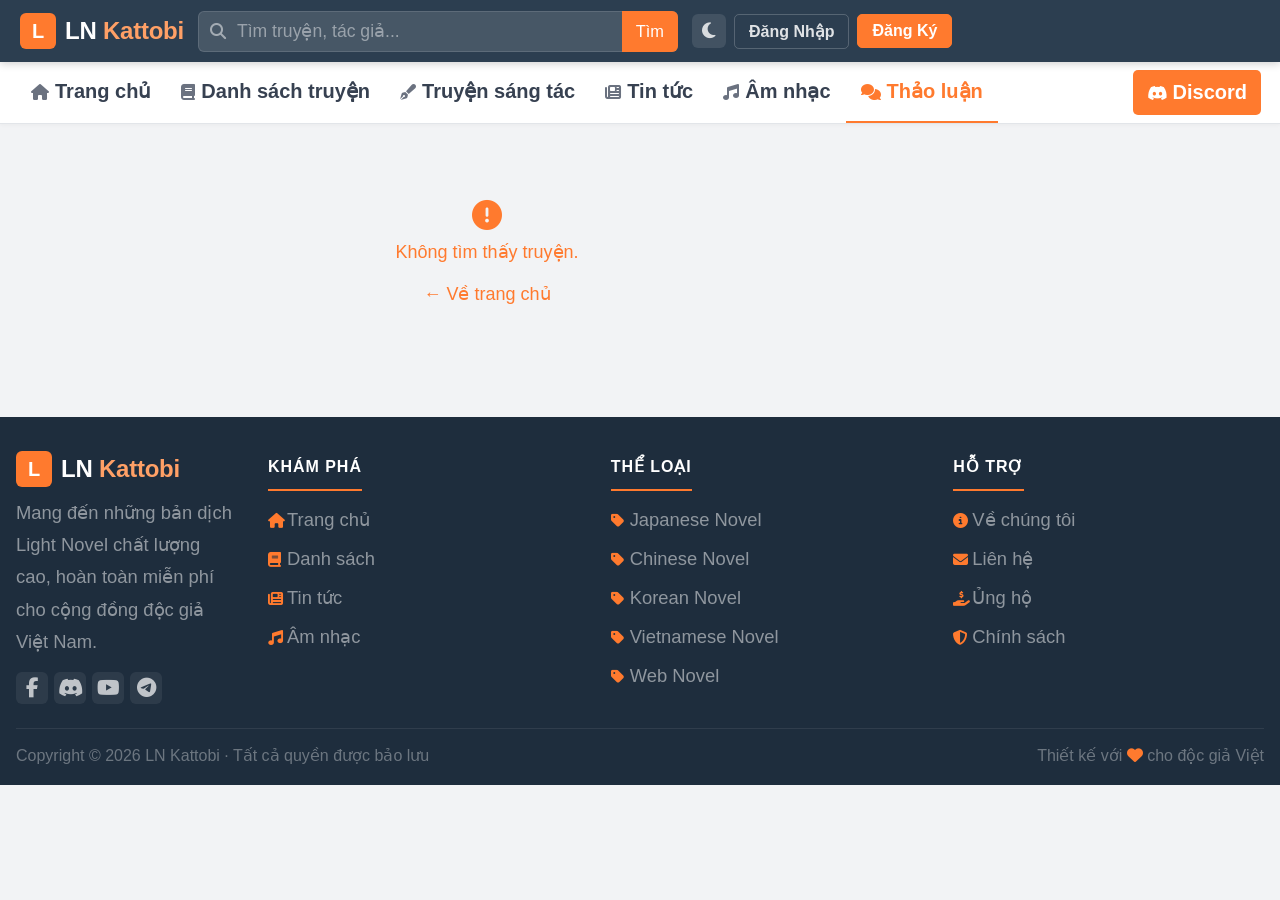
<file: truyen.html>
<!DOCTYPE html>
<html lang="vi">
<head>
<meta charset="UTF-8">
<meta name="viewport" content="width=device-width,initial-scale=1">
<title>Chi Tiết Truyện — LN Kattobi</title>
<link rel="stylesheet" href="css/style.css">
<link rel="stylesheet" href="https://cdnjs.cloudflare.com/ajax/libs/font-awesome/6.4.0/css/all.min.css">
<style>
.hero {
  background: linear-gradient(135deg,#1e2d3d,#2c3e50,#1a2532);
  border: 1px solid var(--border); border-radius:6px;
  padding: 24px; display: grid;
  grid-template-columns: 180px 1fr; gap: 22px;
  position: relative; overflow: hidden;
}
.hero::before {
  content: attr(data-k); position: absolute; right:-10px; top:50%;
  transform: translateY(-50%); font-size:10rem;
  color: rgba(255,255,255,.04); font-weight:900; pointer-events:none;
}
.hero-cover {
  width:180px; aspect-ratio:2/3; border-radius:5px;
  overflow:hidden; background:linear-gradient(135deg,#374151,#111827);
  box-shadow:0 8px 24px rgba(0,0,0,.4); flex-shrink:0;
  display:flex; align-items:center; justify-content:center;
}
.hero-cover img { width:100%; height:100%; object-fit:cover; }
.hc-ph { font-size:3.5rem; color:rgba(255,255,255,.2); font-weight:900; }
.hero-info { display:flex; flex-direction:column; gap:8px; position:relative; z-index:1; }
.hero-title { font-size:1.7rem; font-weight:900; color:#fff; line-height:1.2; }
.hero-orig { font-size:.9rem; color:rgba(255,255,255,.45); font-style:italic; }
.hero-tags { display:flex; flex-wrap:wrap; gap:5px; }
.hero-row { font-size:.84rem; color:rgba(255,255,255,.7); display:flex; gap:8px; align-items:center; }
.hero-row label { color:rgba(255,255,255,.4); font-size:.76rem; text-transform:uppercase; letter-spacing:.06em; min-width:90px; }
.hero-stats { display:flex; gap:22px; padding-top:12px; border-top:1px solid rgba(255,255,255,.1); }
.hstat-num { font-size:1.3rem; font-weight:900; color:#fff; line-height:1; }
.hstat-lbl { font-size:.68rem; color:rgba(255,255,255,.45); text-transform:uppercase; }
.hero-btns { display:flex; gap:8px; flex-wrap:wrap; }
.hbtn {
  padding:10px 20px; font-size:.84rem; font-weight:700;
  border-radius:5px; border:none; cursor:pointer;
  display:flex; align-items:center; gap:7px; transition:all .2s;
}
.hbtn.pri { background:var(--orange); color:#fff; }
.hbtn.pri:hover { background:var(--orange-d); }
.hbtn.out { background:transparent; color:rgba(255,255,255,.85); border:1px solid rgba(255,255,255,.25); }
.hbtn.out:hover { background:rgba(255,255,255,.1); }

.desc-box { background:var(--card); border:1px solid var(--border); border-top:none; padding:18px 22px; }
.desc-label { font-size:.82rem; font-weight:800; color:var(--text); text-transform:uppercase; letter-spacing:.06em; padding-bottom:10px; margin-bottom:12px; border-bottom:2px solid var(--orange); display:inline-block; }
.desc-text { font-size:.95rem; color:var(--text2); line-height:1.8; white-space:pre-line; }

.chap-box { background:var(--card); border:1px solid var(--border); border-top:none; border-radius:0 0 6px 6px; margin-bottom:16px; }
.chap-box-head { padding:12px 16px; display:flex; align-items:center; justify-content:space-between; border-bottom:1px solid var(--border2); }
.chap-box-title { font-size:.84rem; font-weight:800; text-transform:uppercase; letter-spacing:.04em; color:var(--text); display:flex; align-items:center; gap:7px; }
.chap-box-title i { color:var(--orange); }
.chap-cnt { background:var(--orange); color:#fff; font-size:.7rem; font-weight:800; padding:2px 9px; border-radius:10px; }
.chap-search { position:relative; }
.chap-search input { border:1px solid var(--border); background:var(--bg); color:var(--text); padding:6px 12px 6px 30px; font-size:.8rem; border-radius:4px; outline:none; width:200px; }
.chap-search input:focus { border-color:var(--orange); }
.chap-search i { position:absolute; left:10px; top:50%; transform:translateY(-50%); color:var(--muted); font-size:.76rem; }
.chap-list { max-height:420px; overflow-y:auto; }
.chap-item { display:flex; align-items:center; gap:10px; padding:10px 16px; border-bottom:1px solid var(--border2); transition:background .15s; cursor:pointer; }
.chap-item:last-child { border-bottom:none; }
.chap-item:hover { background:rgba(255,122,46,.05); }
.chap-item i { color:var(--muted2); font-size:.76rem; flex-shrink:0; }
.chap-item a { flex:1; font-size:.88rem; font-weight:600; color:var(--text); white-space:nowrap; overflow:hidden; text-overflow:ellipsis; }
.chap-item:hover a { color:var(--orange); }
.chap-item-time { font-size:.74rem; color:var(--muted); flex-shrink:0; }
.chap-new { background:#ef4444; color:#fff; font-size:.6rem; font-weight:800; padding:1px 6px; border-radius:3px; flex-shrink:0; }

.cmt-box { background:var(--card); border:1px solid var(--border); border-radius:6px; margin-bottom:16px; }
.cmt-head { padding:12px 16px; border-bottom:1px solid var(--border); font-weight:800; color:var(--text); display:flex; align-items:center; gap:8px; }
.cmt-head i { color:var(--orange); }
.cmt-badge { background:var(--orange); color:#fff; font-size:.7rem; font-weight:800; padding:1px 9px; border-radius:10px; }
.cmt-form { padding:14px 16px; display:flex; gap:10px; border-bottom:1px solid var(--border); }
.cmt-av { width:36px; height:36px; border-radius:50%; background:linear-gradient(135deg,var(--orange),#ff9f6b); display:flex; align-items:center; justify-content:center; color:#fff; font-size:.9rem; flex-shrink:0; }
.cmt-form textarea { flex:1; min-height:62px; border:1px solid var(--border); border-radius:4px; padding:8px 12px; font-family:inherit; font-size:.88rem; resize:vertical; outline:none; color:var(--text); background:var(--card); }
.cmt-form textarea:focus { border-color:var(--orange); }
.cmt-send { background:var(--orange); color:#fff; border:none; padding:7px 18px; border-radius:4px; font-size:.8rem; font-weight:700; cursor:pointer; margin-top:6px; float:right; }
.cmt-item { padding:14px 16px; border-bottom:1px solid var(--border2); display:flex; gap:10px; }
.cmt-item:last-child { border-bottom:none; }
.cmt-iav { width:36px; height:36px; border-radius:50%; display:flex; align-items:center; justify-content:center; color:#fff; font-weight:800; font-size:.9rem; flex-shrink:0; }
.cmt-ibody { flex:1; }
.cmt-ihead { display:flex; gap:8px; align-items:baseline; margin-bottom:3px; }
.cmt-user { font-weight:800; font-size:.84rem; color:var(--text); }
.cmt-time { font-size:.74rem; color:var(--muted); }
.cmt-text { font-size:.9rem; line-height:1.6; color:var(--text2); }
.cmt-acts { margin-top:5px; display:flex; gap:14px; font-size:.74rem; color:var(--muted); }
.cmt-acts a { color:var(--muted); }
.cmt-acts a:hover { color:var(--orange); }

@media (max-width:640px) {
  .hero { grid-template-columns:1fr; text-align:center; }
  .hero-cover { width:140px; margin:0 auto; }
  .hero-row { justify-content:center; }
  .hero-stats { justify-content:center; flex-wrap:wrap; }
  .hero-btns { justify-content:center; }
  .chap-search input { width:140px; }
}
</style>
</head>
<body>
<div id="hdr"></div>
<div class="page-wrap">
  <div class="two-col">
    <main id="main-col">
      <div id="hero-wrap"><div class="loading"><div class="spinner"></div>Đang tải...</div></div>
    </main>
    <div id="rsb"></div>
  </div>
</div>
<div id="ftr"></div>

<script src="js/app.js"></script>
<script>
const B = '';
async function boot() {
  document.getElementById('hdr').innerHTML = renderHeader('', B);
  document.getElementById('ftr').innerHTML = renderFooter(B);
  initDark();
  const id = getParam('id');
  if (!id) { err('Không tìm thấy truyện.'); return; }
  try {
    const [all, chaps] = await Promise.all([loadJSON('data/truyen.json'), loadJSON('data/chuong.json')]);
    const t = all.find(x => x.id === id);
    if (!t) { err('Không tìm thấy truyện: ' + id); return; }
    document.title = t.ten + ' — LN Kattobi';
    document.getElementById('rsb').innerHTML = renderSidebar(all, B);
    initTabs('#feat-box','[data-tab]','[data-pane]');
    const cd = chaps[id]; const cl = cd ? cd.chuong : [];
    const dot = t.trang_thai === 'done' ? 'done' : '';
    document.getElementById('hero-wrap').innerHTML = `
      <div class="hero" data-k="${t.bia_text||'書'}">
        <div class="hero-cover">
          ${t.bia ? `<img src="${t.bia}" alt="${t.ten}">` : `<div class="hc-ph">${t.bia_text||'書'}</div>`}
        </div>
        <div class="hero-info">
          <div class="hero-title">${t.ten}</div>
          ${t.ten_goc ? `<div class="hero-orig">${t.ten_goc}</div>` : ''}
          <div class="hero-tags">${renderTags(t.the_loai||[])}</div>
          <div class="hero-row"><label>Tác giả</label>${t.tac_gia||'—'}</div>
          <div class="hero-row"><label>Dịch giả</label>${t.dich_gia||'—'}</div>
          <div class="hero-row"><label>Trạng thái</label>
            <span style="display:flex;align-items:center;gap:5px">
              <span class="status-dot ${dot}"></span>${t.trang_thai_text||'Đang tiến hành'}
            </span>
          </div>
          <div class="hero-stats">
            <div><div class="hstat-num">${t.luot_doc||'0'}</div><div class="hstat-lbl">Lượt đọc</div></div>
            <div><div class="hstat-num">★ ${t.danh_gia||'5.0'}</div><div class="hstat-lbl">Đánh giá</div></div>
            <div><div class="hstat-num">${cl.length||t.so_chuong||0}</div><div class="hstat-lbl">Chương</div></div>
          </div>
          <div class="hero-btns">
            ${cl.length
              ? `<button class="hbtn pri" onclick="location.href='chuong.html?truyen=${t.id}&so=${cl[0].so}'"><i class="fas fa-book-open"></i> Đọc từ đầu</button>
                 <button class="hbtn pri" onclick="location.href='chuong.html?truyen=${t.id}&so=${cl[cl.length-1].so}'"><i class="fas fa-forward"></i> Đọc mới nhất</button>`
              : `<button class="hbtn pri" disabled><i class="fas fa-book-open"></i> Chưa có chương</button>`
            }
            <button class="hbtn out"><i class="far fa-bookmark"></i> Theo dõi</button>
          </div>
        </div>
      </div>
      <div class="desc-box">
        <div class="desc-label">Giới Thiệu</div>
        <div class="desc-text">${t.mo_ta||'Chưa có mô tả.'}</div>
      </div>
      <div class="section-title" style="border-radius:0;margin-top:-1px">
        <i class="fas fa-list"></i> Danh Sách Chương
        <span class="st-space"></span><span class="chap-cnt">${cl.length} chương</span>
      </div>
      <div class="chap-box">
        <div class="chap-box-head">
          <div class="chap-box-title"><i class="fas fa-book"></i> Chương truyện</div>
          <div class="chap-search">
            <i class="fas fa-search"></i>
            <input id="cs" placeholder="Tìm chương..." oninput="filterC(this.value)">
          </div>
        </div>
        <div class="chap-list" id="cl">
          ${cl.length ? cl.map((c,i) => `
            <div class="chap-item">
              <i class="fas fa-file-alt"></i>
              <a href="chuong.html?truyen=${t.id}&so=${c.so}">${c.ten}</a>
              ${i >= cl.length-3 ? '<span class="chap-new">MỚI</span>' : ''}
              <span class="chap-item-time">${c.thoi_gian||''}</span>
            </div>`).join('')
          : `<div class="loading" style="padding:30px">
              <i class="fas fa-book" style="font-size:1.4rem;display:block;margin-bottom:8px;color:var(--muted2)"></i>
              Chưa có chương. Thêm vào file <code>data/chuong.json</code>
             </div>`}
        </div>
      </div>
      <div class="cmt-box">
        <div class="cmt-head"><i class="fas fa-comments"></i> Bình Luận <span class="cmt-badge">0</span></div>
        <div class="cmt-form">
          <div class="cmt-av"><i class="fas fa-user"></i></div>
          <div style="flex:1">
            <textarea placeholder="Viết bình luận..."></textarea>
            <button class="cmt-send">Gửi</button>
          </div>
        </div>
        <div style="padding:30px;text-align:center;color:var(--muted);font-size:.88rem">Chưa có bình luận nào.</div>
      </div>`;
  } catch(e) { err('Lỗi: ' + e.message); }
}

function filterC(q) {
  document.querySelectorAll('.chap-item').forEach(el => {
    el.style.display = el.querySelector('a').textContent.toLowerCase().includes(q.toLowerCase()) ? '' : 'none';
  });
}
function err(msg) {
  document.getElementById('hero-wrap').innerHTML =
    `<div class="loading" style="color:var(--orange)">
      <i class="fas fa-exclamation-circle" style="font-size:1.5rem;display:block;margin-bottom:8px"></i>${msg}
      <br><a href="index.html" style="color:var(--orange);margin-top:12px;display:inline-block">← Về trang chủ</a>
    </div>`;
}
boot();
</script>
</body>
</html>
</file>
<file: css/style.css>
/* ===================================
   LN KATTOBI — MAIN STYLESHEET
=================================== */
:root {
  --orange:   #ff7a2e;
  --orange-d: #e06020;
  --orange-l: #ffa066;
  --header:   #2c3e50;
  --header-d: #1e2d3d;
  --bg:       #f2f3f5;
  --card:     #ffffff;
  --nav-bg:   #ffffff;
  --border:   #e2e5e9;
  --border2:  #eef0f3;
  --text:     #1f2937;
  --text2:    #374151;
  --muted:    #6b7280;
  --muted2:   #9ca3af;
  --link:     #1d6fbe;

  --tag-jp:      #ef4444;
  --tag-cn:      #f59e0b;
  --tag-action:  #ef4444;
  --tag-romance: #ec4899;
  --tag-scifi:   #0e7490;
  --tag-slice:   #0d9488;
  --tag-shounen: #ea580c;
  --tag-school:  #059669;
  --tag-default: #64748b;
  --tag-seinen:  #7c3aed;
  --tag-shounen: #ea580c;
  --tag-harem:   #db2777;
  --tag-dark:    #1e293b;
  --tag-mystery: #475569;
  --tag-hist:    #92400e;
  --tag-comedy:  #f59e0b;
  --tag-drama:   #dc2626;
  --tag-fantasy: #8b5cf6;
  --tag-cn:      #f59e0b;
  --tag-kr:      #3b82f6;
  --tag-vn:      #10b981;
  --tag-mature:  #7f1d1d;
  --tag-isekai:  #2563eb;
}

body.dark {
  --bg:      #111827;
  --card:    #1f2937;
  --nav-bg:  #1f2937;
  --border:  #374151;
  --border2: #2d3748;
  --text:    #f3f4f6;
  --text2:   #e5e7eb;
  --muted:   #9ca3af;
  --muted2:  #6b7280;
  --link:    #60a5fa;
}

*, *::before, *::after { box-sizing: border-box; margin: 0; padding: 0; }
html { scroll-behavior: smooth; }

body {
  background: var(--bg);
  color: var(--text);
  font-family: -apple-system, 'Segoe UI', sans-serif;
  font-size: 22px;
  line-height: 1.65;
  transition: background .25s, color .25s;
}

/* ── BACKGROUND IMAGE ──
   Để đổi ảnh nền: thay url() bên dưới
   VD: background-image: url('images/bg.jpg');
*/
body::before {
  content: '';
  position: fixed; inset: 0; z-index: -1;
  background-image: none;
  background-size: cover;
  background-position: center;
  opacity: 0.08;
  pointer-events: none;
}

a { color: var(--link); text-decoration: none; transition: color .15s; }
a:hover { color: var(--orange); }
img { max-width: 100%; display: block; }
button { font-family: inherit; cursor: pointer; }

::-webkit-scrollbar { width: 7px; }
::-webkit-scrollbar-track { background: transparent; }
::-webkit-scrollbar-thumb { background: #c1c7ce; border-radius: 4px; }
body.dark ::-webkit-scrollbar-thumb { background: #4b5563; }
/* ── GLOBAL FONT SIZE OVERRIDE ── */
html { font-size: 20px !important; }
body { font-size: 20px !important; }
.site-nav .nav-inner a { font-size: 1rem !important; }
.box-head { font-size: 1rem !important; }
.section-title { font-size: 1.1rem !important; }
.story-name { font-size: 1.3rem !important; }
.story-desc { font-size: 1rem !important; }
.story-status { font-size: .9rem !important; }
.chap-row { font-size: 1rem !important; }
.chap-time { font-size: .85rem !important; }
.tag { font-size: .8rem !important; padding: 3px 10px !important; }
.feat-name { font-size: 1rem !important; }
.feat-sub { font-size: .85rem !important; }
.cp-title { font-size: .95rem !important; }
.cp-text { font-size: .92rem !important; }
.cp-meta { font-size: .82rem !important; }
.tab-bar button { font-size: .88rem !important; }
.discord-bar-title { font-size: 1.05rem !important; }
.discord-bar-sub { font-size: .9rem !important; }
.pager a, .pager span { font-size: .95rem !important; }
.footer-col ul a { font-size: .92rem !important; }
.footer-desc { font-size: .92rem !important; }
.footer-bottom { font-size: .8rem !important; }
.logo-text { font-size: 1.2rem !important; }
.nav-badge { font-size: .72rem !important; }



/* ── HEADER ── */
.site-header {
  background: var(--header);
  position: sticky; top: 0; z-index: 900;
  box-shadow: 0 2px 8px rgba(0,0,0,.18);
}
.header-inner {
  max-width: 1280px; margin: 0 auto;
  padding: 0 20px; height: 62px;
  display: flex; align-items: center; gap: 14px;
  flex-wrap: nowrap;
}
.site-logo {
  display: flex; align-items: center; gap: 9px;
  text-decoration: none; flex-shrink: 0;
}
.logo-box {
  width: 36px; height: 36px; background: var(--orange);
  border-radius: 6px; display: flex; align-items: center;
  justify-content: center; font-weight: 900; font-size: 1rem; color: #fff;
}
.logo-text {
  font-size: 1.15rem; font-weight: 800; color: #fff; letter-spacing: -.01em;
}
.logo-text span { color: var(--orange-l); }

.header-search {
  flex: 1; min-width: 0; max-width: 480px; position: relative;
}
.header-search input {
  width: 100%;
  background: rgba(255,255,255,.13);
  border: 1px solid rgba(255,255,255,.12);
  color: #fff; padding: 9px 68px 9px 38px;
  border-radius: 6px; font-size: .88rem; outline: none;
  transition: background .2s, border-color .2s;
  box-sizing: border-box;
}
.header-search input:focus { background: rgba(255,255,255,.22); border-color: var(--orange); }
.header-search input::placeholder { color: rgba(255,255,255,.45); }
.header-search .si { position: absolute; left: 12px; top: 50%; transform: translateY(-50%); color: rgba(255,255,255,.5); font-size: .82rem; pointer-events: none; }
.header-search .search-btn {
  position: absolute; right: 0; top: 0; bottom: 0;
  background: var(--orange); border: none; padding: 0 14px;
  color: #fff; font-size: .82rem; border-radius: 0 6px 6px 0;
  cursor: pointer; white-space: nowrap;
}
.header-search .search-btn:hover { background: var(--orange-d); }

.header-right { display: flex; align-items: center; gap: 8px; flex-shrink: 0; }
.btn-sm {
  padding: 7px 14px; font-size: .8rem; font-weight: 700;
  border-radius: 5px; border: 1px solid rgba(255,255,255,.2);
  background: transparent; color: rgba(255,255,255,.85);
  transition: all .2s;
}
.btn-sm:hover { background: rgba(255,255,255,.1); color: #fff; }
.btn-sm.primary { background: var(--orange); border-color: var(--orange); color: #fff; }
.btn-sm.primary:hover { background: var(--orange-d); }
.dark-btn {
  width: 34px; height: 34px; border-radius: 6px;
  background: rgba(255,255,255,.1); border: none;
  color: rgba(255,255,255,.8); font-size: .9rem;
  display: flex; align-items: center; justify-content: center;
}
.dark-btn:hover { background: rgba(255,255,255,.18); color: #fff; }

/* ── NAV ── */
.site-nav {
  background: var(--nav-bg);
  border-bottom: 1px solid var(--border);
  box-shadow: 0 1px 4px rgba(0,0,0,.04);
}
.nav-inner {
  max-width: 1280px; margin: 0 auto; padding: 0 16px;
  display: flex; align-items: stretch; overflow-x: auto;
}
.nav-inner a {
  padding: 13px 15px; color: var(--text2);
  font-size: .95rem; font-weight: 600; white-space: nowrap;
  border-bottom: 3px solid transparent; margin-bottom: -1px;
  transition: color .15s, border-color .15s;
  display: flex; align-items: center; gap: 6px;
}
.nav-inner a i { font-size: .8rem; color: var(--muted); }
.nav-inner a:hover, .nav-inner a.active { color: var(--orange); }
.nav-inner a:hover i, .nav-inner a.active i { color: var(--orange); }
.nav-inner a.active { border-bottom-color: var(--orange); font-weight: 700; }
.nav-spacer { flex: 1; }
.nav-badge {
  background: var(--orange); color: #fff;
  font-size: .65rem; font-weight: 800;
  padding: 1px 6px; border-radius: 10px;
}
.nav-pill {
  padding: 6px 14px !important; background: var(--orange) !important;
  color: #fff !important; border-radius: 5px !important;
  border-bottom: none !important; margin: 8px 3px !important;
  font-size: .78rem !important;
}
.nav-pill:hover { background: var(--orange-d) !important; color: #fff !important; }
.nav-pill i { color: #fff !important; }

/* ── PAGE WRAP ── */
.page-wrap { max-width: 1280px; margin: 0 auto; padding: 16px; }

.two-col {
  display: grid; grid-template-columns: 1fr 290px;
  gap: 16px; align-items: start;
}
.three-col {
  display: grid; grid-template-columns: 210px 1fr 290px;
  gap: 16px; align-items: start;
}

/* ── BOX ── */
.box {
  background: var(--card); border: 1px solid var(--border);
  border-radius: 6px; margin-bottom: 14px; overflow: hidden;
}
.box-head {
  padding: 11px 14px; font-size: .9rem; font-weight: 800;
  color: var(--text); text-transform: uppercase; letter-spacing: .04em;
  border-bottom: 1px solid var(--border2);
  display: flex; align-items: center; gap: 7px;
}
.box-head i { color: var(--orange); }
.box-head .bh-space { flex: 1; }
.box-head a { font-size: .74rem; color: var(--orange); text-transform: none; letter-spacing: 0; font-weight: 700; }

/* ── SECTION TITLE ── */
.section-title {
  background: var(--card); border: 1px solid var(--border);
  border-bottom: 3px solid var(--orange);
  border-radius: 6px 6px 0 0; padding: 13px 18px;
  font-size: 1.1rem; font-weight: 800; color: var(--text);
  text-transform: uppercase; letter-spacing: .04em;
  display: flex; align-items: center; gap: 8px;
  margin-bottom: -1px;
}
.section-title i { color: var(--orange); }
.section-title .st-space { flex: 1; }
.section-title a { font-size: .78rem; text-transform: none; font-weight: 700; letter-spacing: 0; }

/* ── TAGS ── */
.tag {
  display: inline-block; font-size: .78rem; font-weight: 700;
  padding: 2px 8px; border-radius: 3px; color: #fff; white-space: nowrap;
}
.tag-jp      { background: var(--tag-jp); }
.tag-cn      { background: var(--tag-cn); }
.tag-action  { background: var(--tag-action); }
.tag-romance { background: var(--tag-romance); }
.tag-scifi   { background: var(--tag-scifi); }
.tag-slice   { background: var(--tag-slice); }
.tag-shounen { background: var(--tag-shounen); }
.tag-school  { background: var(--tag-school); }
.tag-isekai  { background: var(--tag-isekai); }
.tag-default { background: var(--tag-default); }
.tag-seinen  { background: var(--tag-seinen); }
.tag-harem   { background: var(--tag-harem); }
.tag-dark    { background: var(--tag-dark); }
.tag-mystery { background: var(--tag-mystery); }
.tag-hist    { background: var(--tag-hist); }
.tag-comedy  { background: var(--tag-comedy); }
.tag-drama   { background: var(--tag-drama); }
.tag-fantasy { background: var(--tag-fantasy); }
.tag-cn      { background: var(--tag-cn); }
.tag-kr      { background: var(--tag-kr); }
.tag-vn      { background: var(--tag-vn); }
.tag-mature  { background: var(--tag-mature); }

/* ── STORY CARD ── */
.story-list-wrap {
  background: var(--card); border: 1px solid var(--border);
  border-top: none; border-radius: 0 0 6px 6px;
}
.story-card {
  background: var(--card); border-bottom: 1px solid var(--border);
  padding: 16px; display: grid;
  grid-template-columns: 130px 1fr; gap: 14px;
  transition: background .15s;
}
.story-card:last-child { border-bottom: none; }
.story-card:hover { background: #fafbfc; }
body.dark .story-card:hover { background: #252d3a; }

.story-cover {
  width: 130px; aspect-ratio: 2/3; overflow: hidden;
  border-radius: 4px;
  background: linear-gradient(135deg, #374151, #1f2937);
  position: relative; flex-shrink: 0;
  display: flex; align-items: center; justify-content: center;
  text-decoration: none;
}
.story-cover-ph {
  font-size: 3rem; color: rgba(255,255,255,.18);
  font-weight: 900; user-select: none;
}
.story-cover img {
  width: 100%; height: 100%; object-fit: cover;
  transition: transform .4s;
}
.story-card:hover .story-cover img { transform: scale(1.04); }
.cover-badge {
  position: absolute; top: 6px; left: 6px;
  background: #ef4444; color: #fff;
  font-size: .62rem; font-weight: 800;
  padding: 2px 8px; border-radius: 3px; text-transform: uppercase;
}
.cover-badge.new  { background: #10b981; }
.cover-badge.done { background: #3b82f6; }

.story-body { min-width: 0; display: flex; flex-direction: column; gap: 6px; }
.story-name { font-size: 1.25rem; font-weight: 800; color: var(--text); line-height: 1.3; }
.story-name:hover { color: var(--orange); }
.story-status { font-size: .88rem; color: var(--muted); display: flex; align-items: center; gap: 5px; }
.status-dot { width: 7px; height: 7px; border-radius: 50%; background: #10b981; flex-shrink: 0; }
.status-dot.done { background: #3b82f6; }
.story-tags { display: flex; flex-wrap: wrap; gap: 4px; }
.story-desc {
  font-size: 1.05rem; color: var(--muted); line-height: 1.75;
  display: -webkit-box; -webkit-line-clamp: 3;
  -webkit-box-orient: vertical; overflow: hidden; flex: 1;
}
.story-chapters { border-top: 1px solid var(--border2); padding-top: 8px; display: flex; flex-direction: column; gap: 5px; }
.chap-row { display: flex; align-items: center; gap: 8px; font-size: 1rem; }
.chap-row i { color: var(--muted2); font-size: .72rem; flex-shrink: 0; }
.chap-row a { color: var(--text2); font-weight: 500; flex: 1; min-width: 0; white-space: nowrap; overflow: hidden; text-overflow: ellipsis; }
.chap-row a:hover { color: var(--orange); }
.chap-time { color: var(--muted); font-size: .85rem; flex-shrink: 0; }

/* ── RIGHT SIDEBAR ── */
.feat-item {
  display: flex; gap: 10px; padding: 10px 13px;
  border-bottom: 1px solid var(--border2);
  cursor: pointer; transition: background .15s;
}
.feat-item:last-child { border-bottom: none; }
.feat-item:hover { background: rgba(255,122,46,.05); }
.feat-cover {
  width: 44px; height: 58px; border-radius: 3px; overflow: hidden;
  flex-shrink: 0; background: linear-gradient(135deg, #374151, #1f2937);
  display: flex; align-items: center; justify-content: center;
}
.feat-cover-ph { font-size: .9rem; color: rgba(255,255,255,.2); font-weight: 900; }
.feat-cover img { width: 100%; height: 100%; object-fit: cover; }
.feat-info { flex: 1; min-width: 0; }
.feat-name {
  font-size: .98rem; font-weight: 700; color: var(--text); line-height: 1.35;
  display: -webkit-box; -webkit-line-clamp: 2; -webkit-box-orient: vertical; overflow: hidden;
}
.feat-item:hover .feat-name { color: var(--orange); }
.feat-sub { font-size: .82rem; color: var(--muted); margin-top: 2px; }

.tab-bar { display: flex; background: var(--card); border-bottom: 1px solid var(--border2); }
.tab-bar button {
  flex: 1; padding: 9px 0; border: none; background: none;
  font-size: .84rem; font-weight: 700; color: var(--muted);
  border-bottom: 2px solid transparent; text-transform: uppercase; letter-spacing: .04em;
  transition: color .15s, border-color .15s;
}
.tab-bar button.active, .tab-bar button:hover { color: var(--orange); border-bottom-color: var(--orange); }
.tab-pane { display: none; }
.tab-pane.active { display: block; }

/* ── COMMENT PREVIEW ── */
.comment-preview { padding: 10px 13px; border-bottom: 1px solid var(--border2); }
.comment-preview:last-child { border-bottom: none; }
.cp-title { font-size: .88rem; font-weight: 700; color: var(--link); margin-bottom: 3px; cursor: pointer; }
.cp-title:hover { color: var(--orange); }
.cp-text { font-size: .92rem; color: var(--text2); line-height: 1.6; margin-bottom: 2px;
  display: -webkit-box; -webkit-line-clamp: 2; -webkit-box-orient: vertical; overflow: hidden; }
.cp-meta { font-size: .8rem; color: var(--muted); }
.cp-meta strong { color: var(--text); font-weight: 700; }

/* ── PAGER ── */
.pager { display: flex; justify-content: center; gap: 4px; padding: 16px 0; flex-wrap: wrap; }
.pager a, .pager span {
  min-width: 36px; padding: 8px 12px; background: var(--card);
  border: 1px solid var(--border); color: var(--text);
  font-size: .9rem; font-weight: 600; text-align: center; border-radius: 5px;
  transition: all .15s;
}
.pager a:hover { background: var(--orange); color: #fff; border-color: var(--orange); }
.pager .cur { background: var(--orange); color: #fff; border-color: var(--orange); }
.pager .dots { border: none; background: none; color: var(--muted); }

/* ── AD BOX ── */
.ad-box {
  border: 1px dashed #fbbf8a; background: #fff8f3;
  border-radius: 6px; padding: 20px; text-align: center;
  color: var(--muted); font-size: .78rem; margin-bottom: 14px;
  min-height: 200px; display: flex; flex-direction: column;
  align-items: center; justify-content: center; gap: 6px;
}
.ad-box i { font-size: 1.5rem; color: #fbbf8a; }
body.dark .ad-box { background: #2a211a; border-color: #7c4a28; }

/* ── DISCORD BAR ── */
.discord-bar {
  background: linear-gradient(90deg, #5865f2, #7289da);
  border-radius: 6px; padding: 13px 18px;
  display: flex; align-items: center; gap: 14px;
  margin-bottom: 14px; cursor: pointer; transition: opacity .2s;
}
.discord-bar:hover { opacity: .92; }
.discord-bar i { font-size: 1.5rem; color: #fff; }
.discord-bar-text { flex: 1; }
.discord-bar-title { font-weight: 800; color: #fff; font-size: 1rem; }
.discord-bar-sub { font-size: .86rem; color: rgba(255,255,255,.8); }
.discord-join { background: #fff; color: #5865f2; padding: 5px 14px; border-radius: 4px; font-size: .76rem; font-weight: 800; white-space: nowrap; }

/* ── LOADING ── */
.loading { padding: 60px; text-align: center; color: var(--muted); font-size: .9rem; }
.spinner {
  width: 36px; height: 36px; border: 3px solid var(--border);
  border-top-color: var(--orange); border-radius: 50%;
  animation: spin .8s linear infinite; margin: 0 auto 12px;
}
@keyframes spin { to { transform: rotate(360deg); } }

/* ── FOOTER ── */
.site-footer { background: var(--header-d); color: rgba(255,255,255,.65); margin-top: 32px; padding: 32px 0 16px; }
.footer-inner { max-width: 1280px; margin: 0 auto; padding: 0 16px; }
.footer-cols { display: grid; grid-template-columns: 220px 1fr 1fr 1fr; gap: 32px; margin-bottom: 24px; }
.footer-desc { font-size: .9rem; line-height: 1.75; color: rgba(255,255,255,.5); margin-bottom: 14px; margin-top: 8px; }
.footer-social { display: flex; gap: 6px; }
.footer-social a {
  width: 32px; height: 32px; background: rgba(255,255,255,.07);
  display: flex; align-items: center; justify-content: center;
  border-radius: 6px; color: rgba(255,255,255,.7); transition: background .2s;
}
.footer-social a:hover { background: var(--orange); color: #fff; }
.footer-col h4 {
  color: #fff; font-size: .8rem; font-weight: 800;
  text-transform: uppercase; letter-spacing: .06em;
  margin-bottom: 12px; padding-bottom: 8px;
  border-bottom: 2px solid var(--orange); display: inline-block;
}
.footer-col ul { list-style: none; display: flex; flex-direction: column; gap: 6px; }
.footer-col ul a { color: rgba(255,255,255,.5); font-size: .9rem; transition: color .15s; }
.footer-col ul a:hover { color: var(--orange-l); }
.footer-col ul a i { color: var(--orange); width: 14px; margin-right: 5px; font-size: .75rem; }
.footer-bottom {
  border-top: 1px solid rgba(255,255,255,.08); padding-top: 14px;
  display: flex; justify-content: space-between;
  font-size: .76rem; color: rgba(255,255,255,.35); flex-wrap: wrap; gap: 8px;
}

/* ── RESPONSIVE ── */
@media (max-width: 1080px) {
  .three-col { grid-template-columns: 1fr 280px; }
  .sidebar-left { display: none; }
}
@media (max-width: 820px) {
  .three-col, .two-col { grid-template-columns: 1fr; }
  .footer-cols { grid-template-columns: 1fr 1fr; gap: 24px; }
}
@media (max-width: 560px) {
  .story-card { grid-template-columns: 95px 1fr; gap: 11px; padding: 12px; }
  .story-cover { width: 95px; }
  .story-cover-ph { font-size: 2rem; }
  .footer-cols { grid-template-columns: 1fr; }
  .header-search { display: none; }
}
</file>
